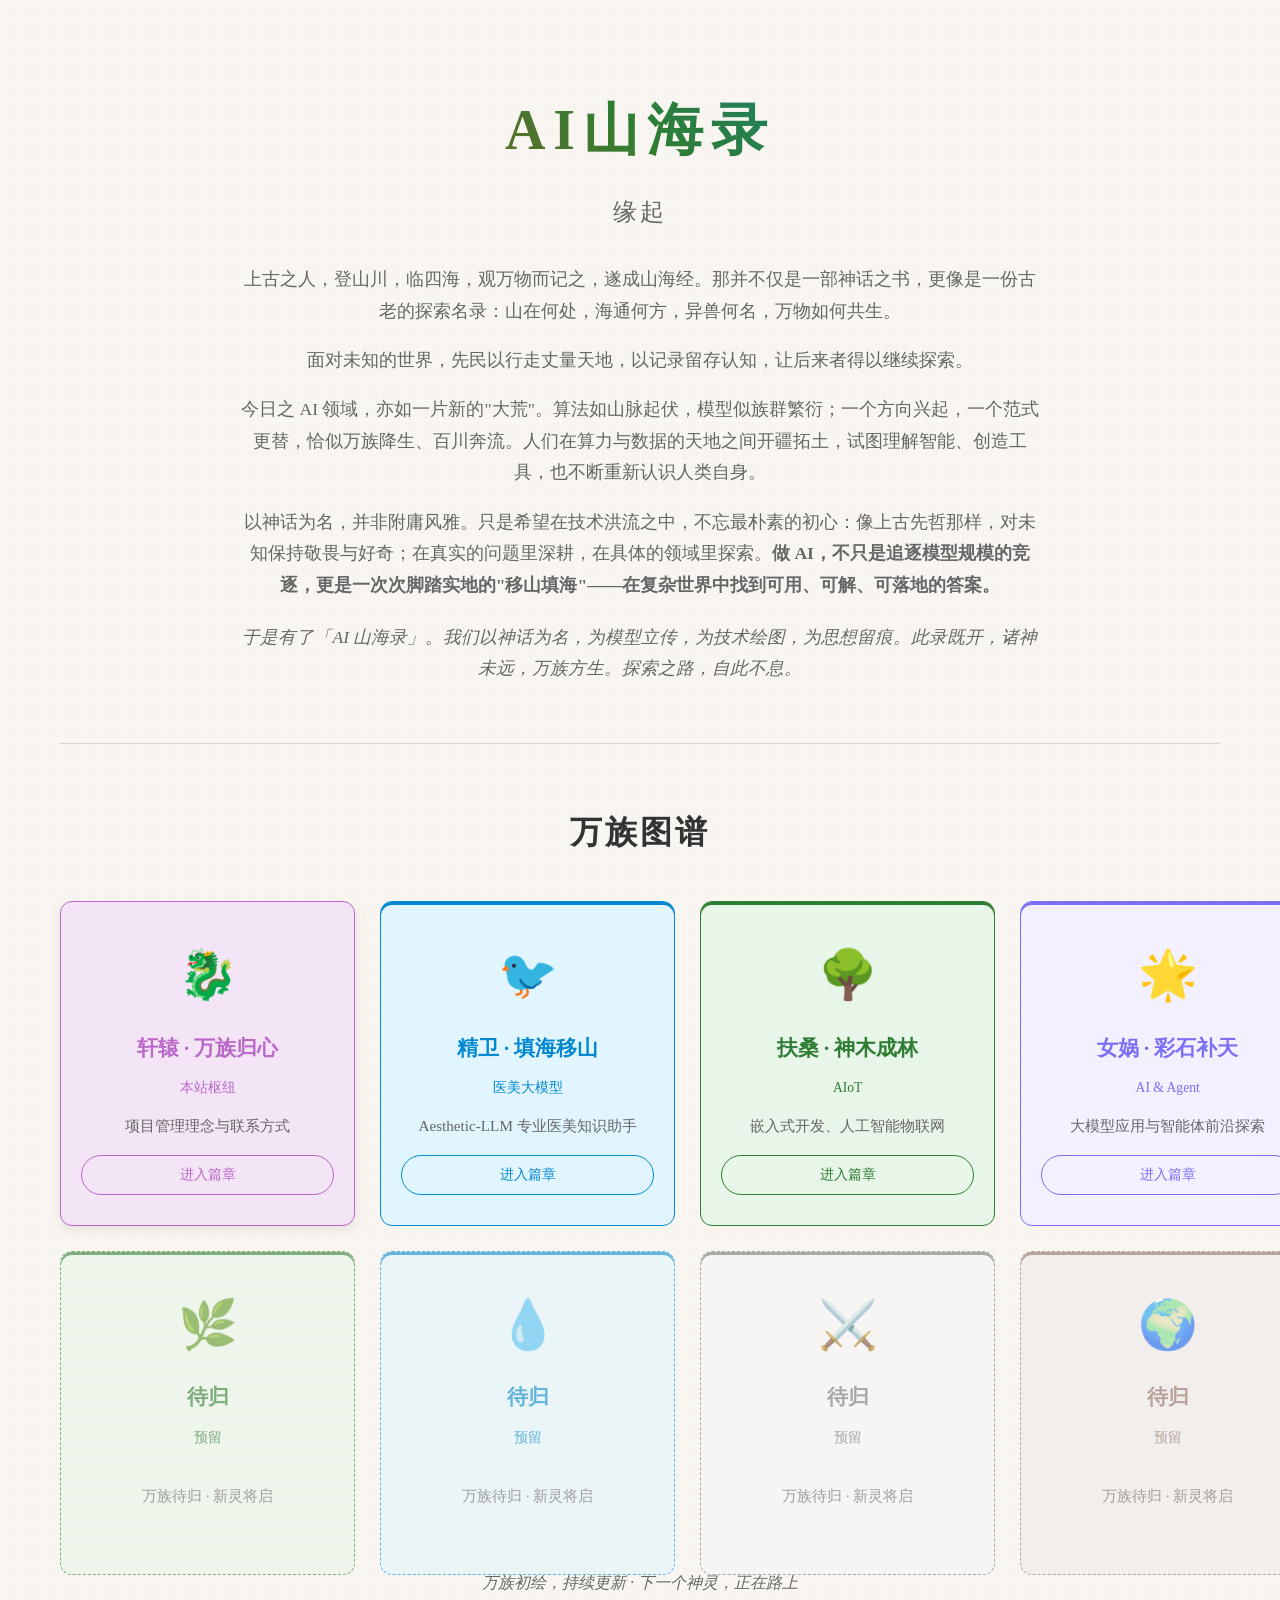
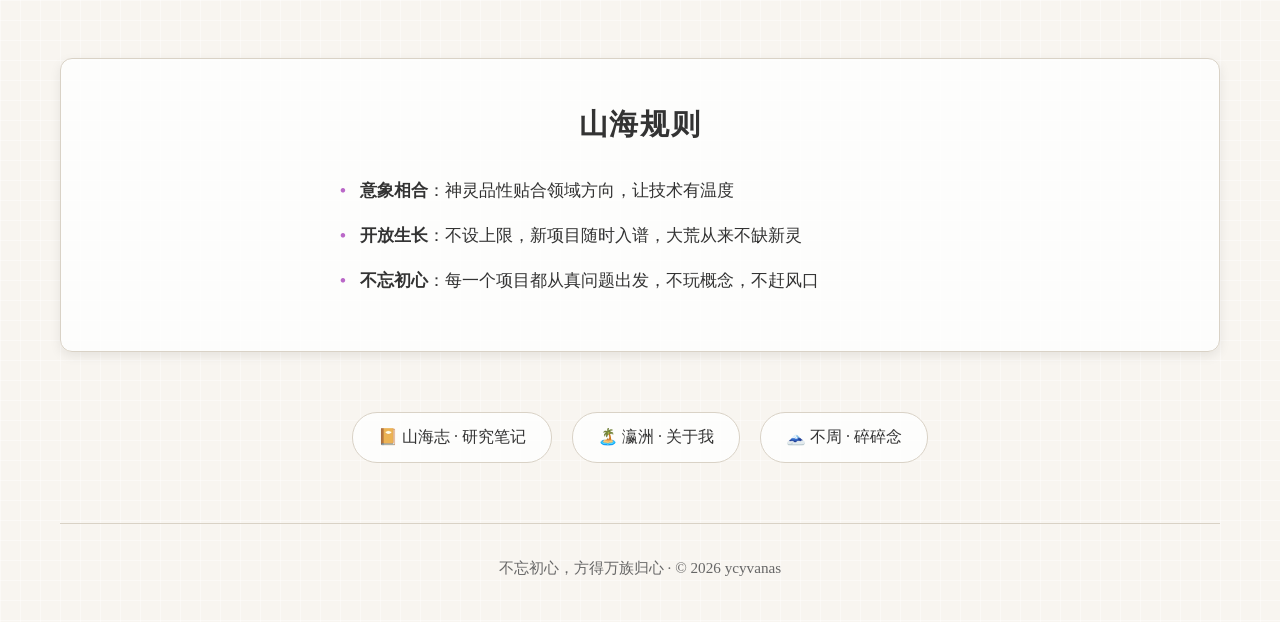
<file: index.html>
<!DOCTYPE html>
<html lang="zh-CN">
<head>
    <meta charset="UTF-8">
    <meta name="viewport" content="width=device-width, initial-scale=1.0">
    <title>AI山海录 · 缘起</title>
    <link rel="stylesheet" href="styles/main.css?v=20260531">
</head>
<body>
    <div class="container">
        <!-- 卷首头部 -->
        <header class="hero">
            <h1 class="title">AI山海录</h1>
            <p class="subtitle">缘起</p>
            <div class="intro">
                <p>上古之人，登山川，临四海，观万物而记之，遂成山海经。那并不仅是一部神话之书，更像是一份古老的探索名录：山在何处，海通何方，异兽何名，万物如何共生。</p>
                <p>面对未知的世界，先民以行走丈量天地，以记录留存认知，让后来者得以继续探索。</p>
                <p>今日之 AI 领域，亦如一片新的"大荒"。算法如山脉起伏，模型似族群繁衍；一个方向兴起，一个范式更替，恰似万族降生、百川奔流。人们在算力与数据的天地之间开疆拓土，试图理解智能、创造工具，也不断重新认识人类自身。</p>
                <p>以神话为名，并非附庸风雅。只是希望在技术洪流之中，不忘最朴素的初心：像上古先哲那样，对未知保持敬畏与好奇；在真实的问题里深耕，在具体的领域里探索。<strong>做 AI，不只是追逐模型规模的竞逐，更是一次次脚踏实地的"移山填海"——在复杂世界中找到可用、可解、可落地的答案。</strong></p>
                <p class="open-note">于是有了「AI 山海录」。我们以神话为名，为模型立传，为技术绘图，为思想留痕。此录既开，诸神未远，万族方生。探索之路，自此不息。</p>
            </div>
        </header>

        <!-- 万族图谱 -->
        <section class="gods-map">
            <h2>万族图谱</h2>
            <div class="gods-grid">
                <!-- 轩辕 -->
                <div class="god-card center">
                    <div class="god-icon">🐉</div>
                    <h3>轩辕 · 万族归心</h3>
                    <p class="tag">本站枢纽</p>
                    <p class="desc">项目管理理念与联系方式</p>
                    <a href="gods/xuanyuan.html" class="enter-btn">进入篇章</a>
                </div>

                <!-- 精卫 -->
                <div class="god-card water">
                    <div class="god-icon">🐦</div>
                    <h3>精卫 · 填海移山</h3>
                    <p class="tag">医美大模型</p>
                    <p class="desc">Aesthetic-LLM 专业医美知识助手</p>
                    <a href="gods/jingwei.html" class="enter-btn">进入篇章</a>
                </div>

                <!-- 木部 - 扶桑 -->
                <div class="god-card wood">
                    <div class="god-icon">🌳</div>
                    <h3>扶桑 · 神木成林</h3>
                    <p class="tag">AIoT</p>
                    <p class="desc">嵌入式开发、人工智能物联网</p>
                    <a href="gods/fusang.html" class="enter-btn">进入篇章</a>
                </div>

                <!-- 天部 - 女娲 -->
                <div class="god-card sky">
                    <div class="god-icon">🌟</div>
                    <h3>女娲 · 彩石补天</h3>
                    <p class="tag">AI & Agent</p>
                    <p class="desc">大模型应用与智能体前沿探索</p>
                    <a href="gods/nvwa.html" class="enter-btn">进入篇章</a>
                </div>

                <!-- 木部 -->
                <div class="god-card wood empty">
                    <div class="god-icon">🌿</div>
                    <h3>待归</h3>
                    <p class="tag">预留</p>
                    <p class="desc">万族待归 · 新灵将启</p>
                </div>

                <!-- 水部 -->
                <div class="god-card water empty">
                    <div class="god-icon">💧</div>
                    <h3>待归</h3>
                    <p class="tag">预留</p>
                    <p class="desc">万族待归 · 新灵将启</p>
                </div>

                <!-- 金部 -->
                <div class="god-card metal empty">
                    <div class="god-icon">⚔️</div>
                    <h3>待归</h3>
                    <p class="tag">预留</p>
                    <p class="desc">万族待归 · 新灵将启</p>
                </div>

                <!-- 土部 -->
                <div class="god-card earth empty">
                    <div class="god-icon">🌍</div>
                    <h3>待归</h3>
                    <p class="tag">预留</p>
                    <p class="desc">万族待归 · 新灵将启</p>
                </div>
            </div>
            <p class="map-footer">万族初绘，持续更新 · 下一个神灵，正在路上</p>
        </section>

        <!-- 山海理念 -->
        <section class="philosophy">
            <h2>山海规则</h2>
            <ul>
                <li><strong>意象相合</strong>：神灵品性贴合领域方向，让技术有温度</li>
                <li><strong>开放生长</strong>：不设上限，新项目随时入谱，大荒从来不缺新灵</li>
                <li><strong>不忘初心</strong>：每一个项目都从真问题出发，不玩概念，不赶风口</li>
            </ul>
        </section>

        <!-- 导航入口 -->
        <nav class="main-nav">
            <a href="notes/" class="nav-item">📔 山海志 · 研究笔记</a>
            <a href="about.html" class="nav-item">🏝️ 瀛洲 · 关于我</a>
            <a href="blog/" class="nav-item">🗻 不周 · 碎碎念</a>
        </nav>

        <!-- 页脚 -->
        <footer class="footer">
            <p>不忘初心，方得万族归心 · © <span id="year"></span> ycyvanas</p>
        </footer>
    </div>

    <script>
        document.getElementById('year').textContent = new Date().getFullYear();
    </script>
</body>
</html>
</file>
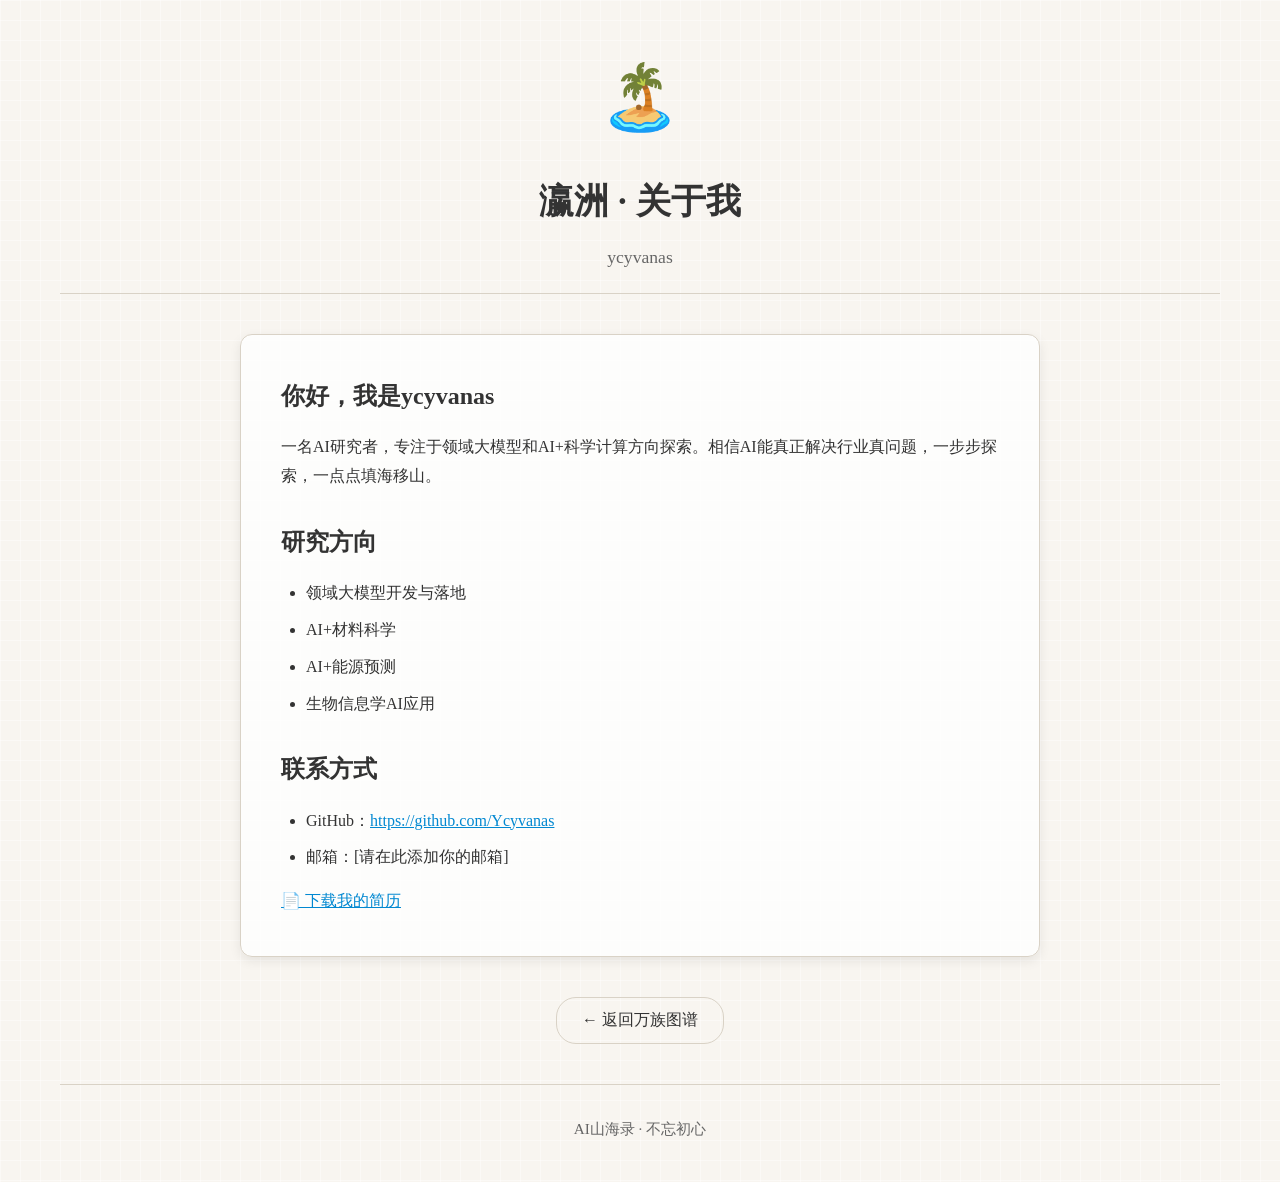
<file: about.html>
<!DOCTYPE html>
<html lang="zh-CN">
<head>
    <meta charset="UTF-8">
    <meta name="viewport" content="width=device-width, initial-scale=1.0">
    <title>瀛洲 · 关于我 - AI山海录</title>
    <link rel="stylesheet" href="styles/main.css">
</head>
<body>
    <div class="container">
        <header class="god-header">
            <div class="god-icon">🏝️</div>
            <h1>瀛洲 · 关于我</h1>
            <p class="tag">ycyvanas</p>
        </header>

        <section class="god-content">
            <h2>你好，我是ycyvanas</h2>
            <p>一名AI研究者，专注于领域大模型和AI+科学计算方向探索。相信AI能真正解决行业真问题，一步步探索，一点点填海移山。</p>

            <h2>研究方向</h2>
            <ul>
                <li>领域大模型开发与落地</li>
                <li>AI+材料科学</li>
                <li>AI+能源预测</li>
                <li>生物信息学AI应用</li>
            </ul>

            <h2>联系方式</h2>
            <ul>
                <li>GitHub：<a href="https://github.com/Ycyvanas" target="_blank">https://github.com/Ycyvanas</a></li>
                <li>邮箱：[请在此添加你的邮箱]</li>
            </ul>

            <p><a href="[此处添加简历链接]" target="_blank">📄 下载我的简历</a></p>
        </section>

        <nav class="back-nav">
            <a href="index.html">← 返回万族图谱</a>
        </nav>

        <footer class="footer">
            <p>AI山海录 · 不忘初心</p>
        </footer>
    </div>
</body>
</html>
</file>
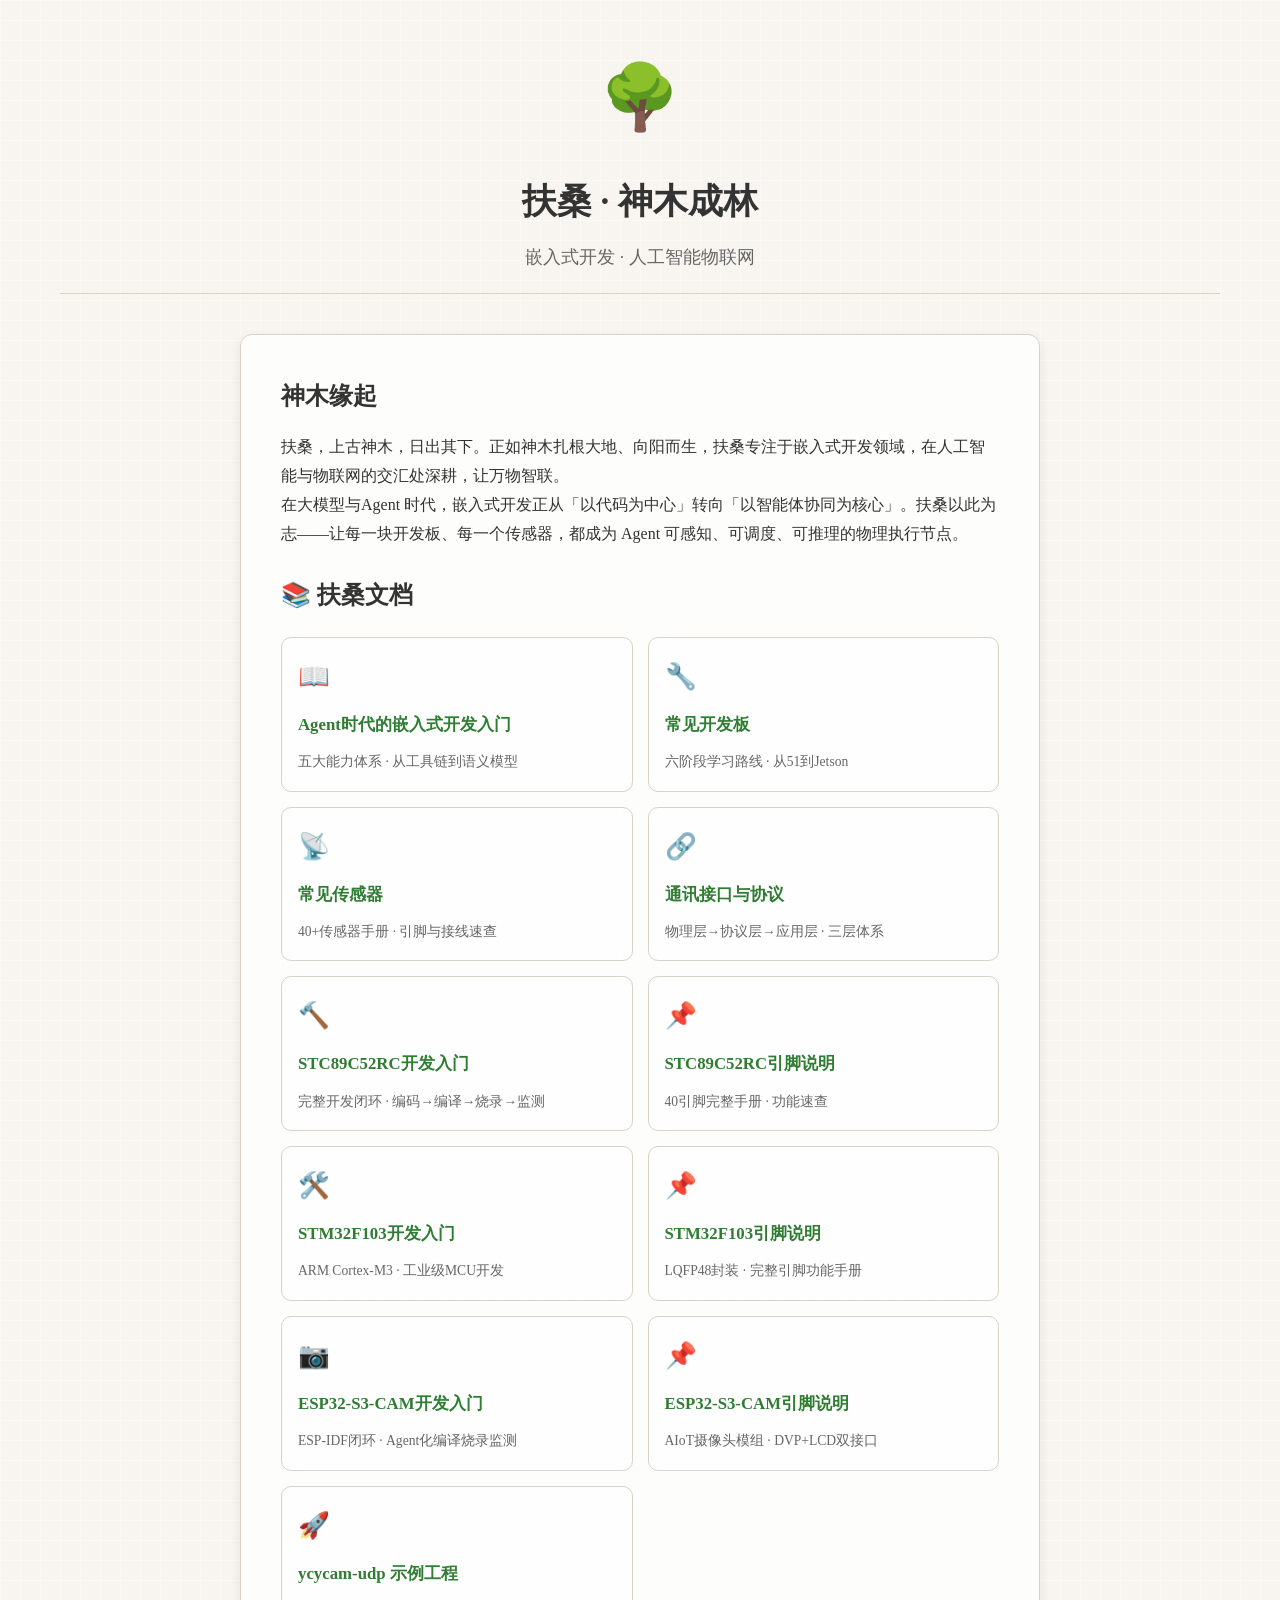
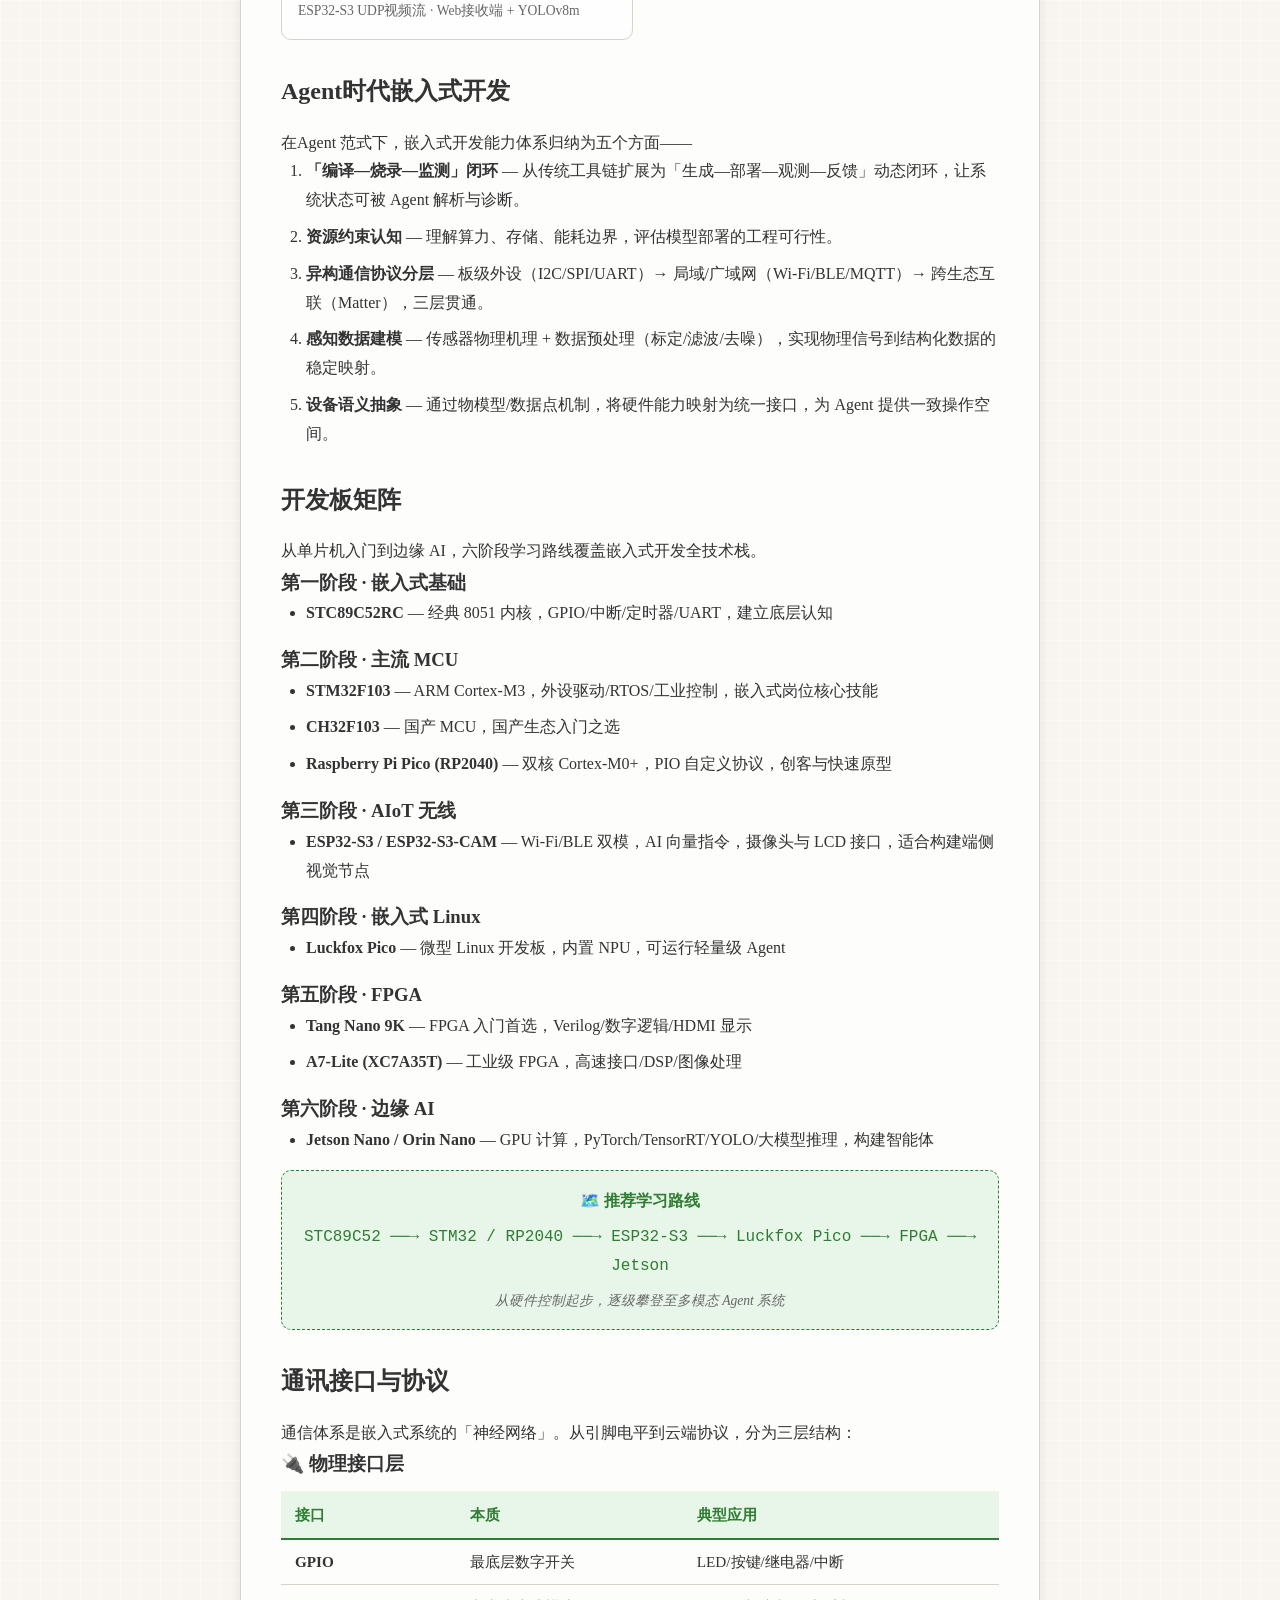
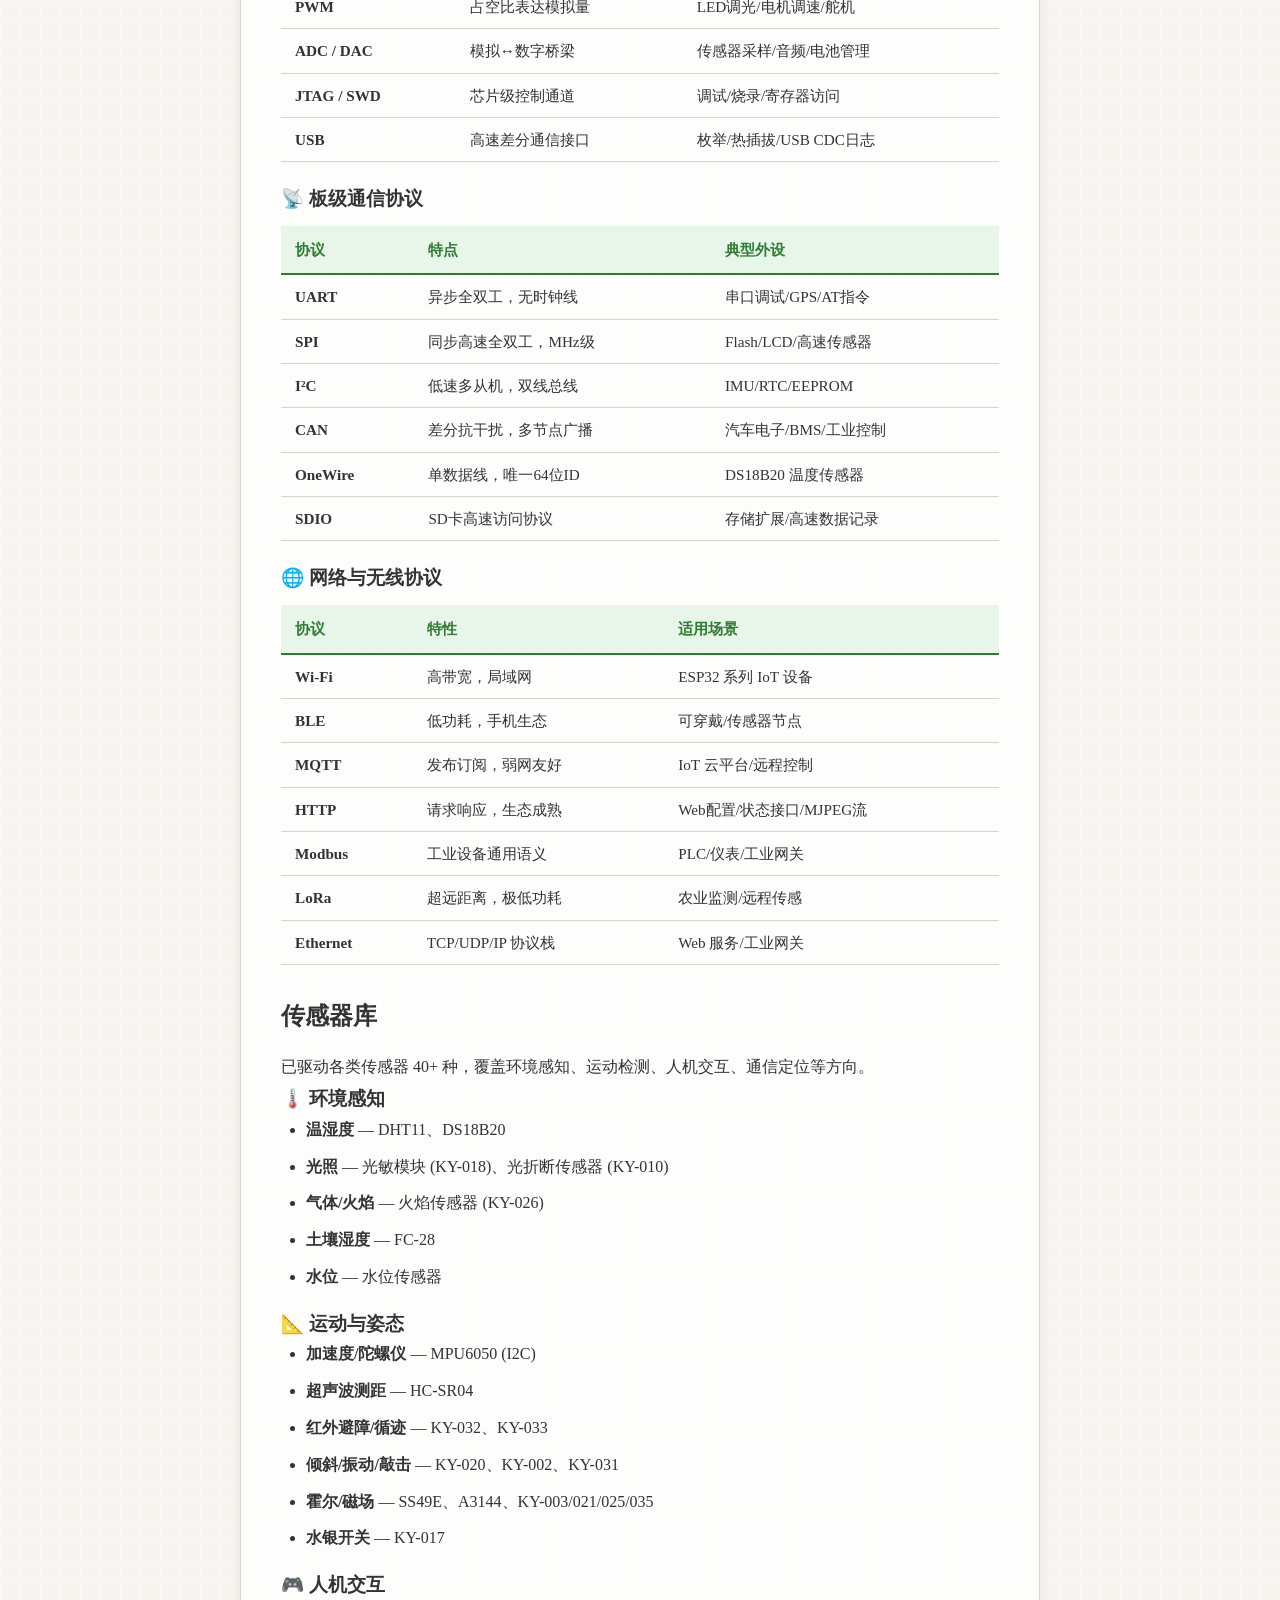
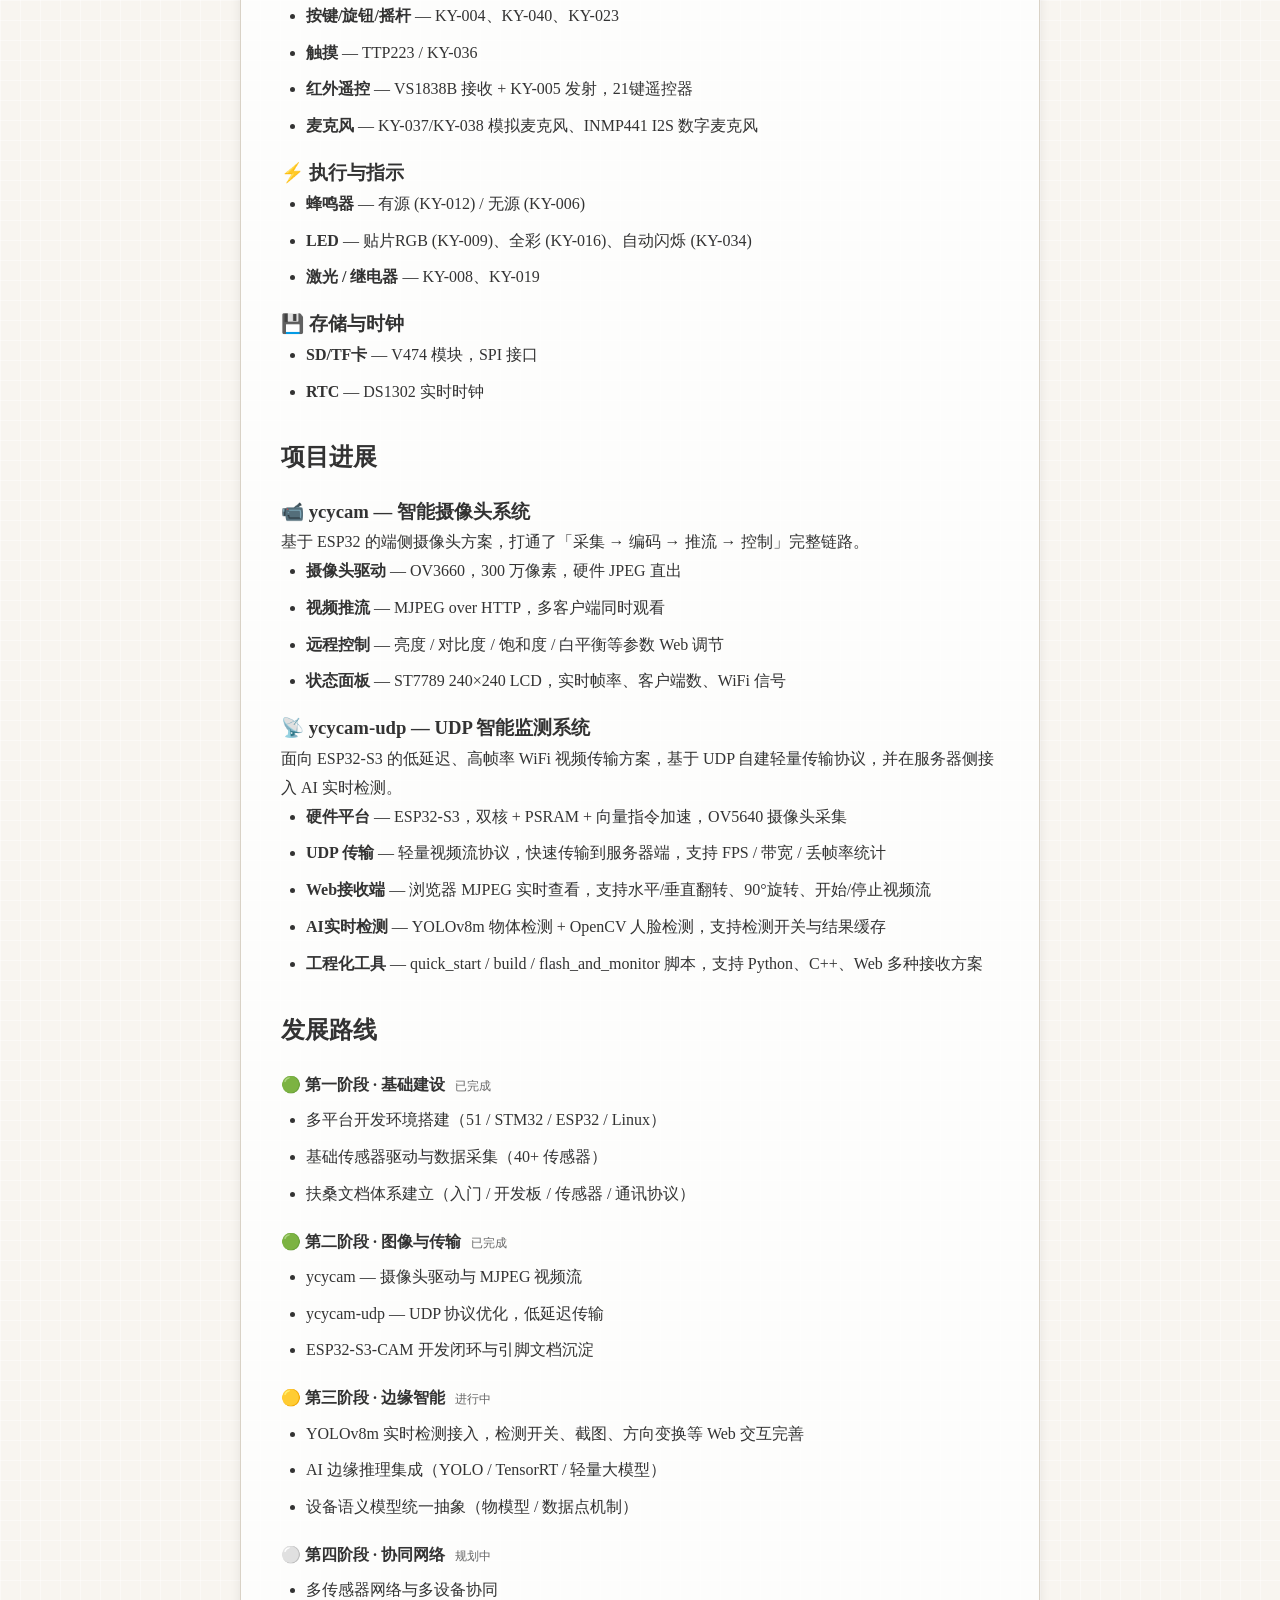
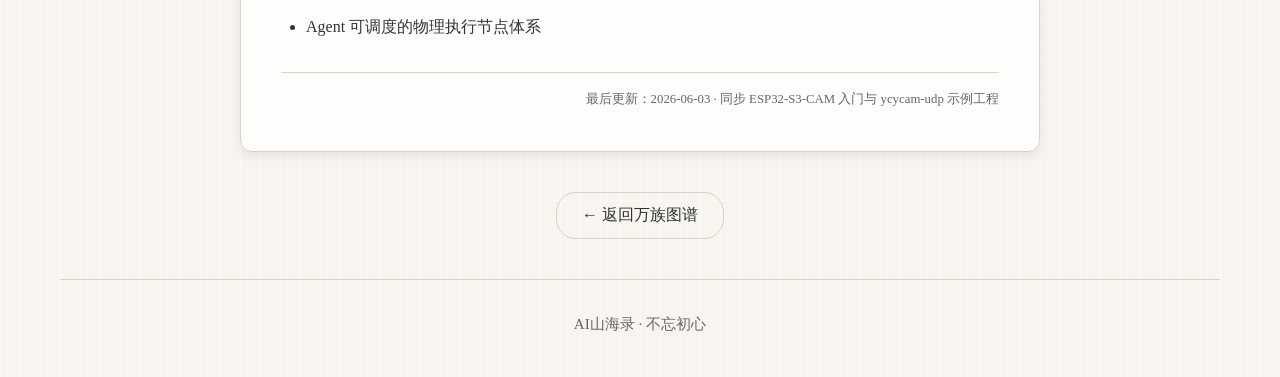
<file: gods/fusang.html>
<!DOCTYPE html>
<html lang="zh-CN">
<head>
    <meta charset="UTF-8">
    <meta name="viewport" content="width=device-width, initial-scale=1.0">
    <title>扶桑 · 神木成林 - AI山海录</title>
    <link rel="stylesheet" href="../styles/main.css">
</head>
<body>
    <div class="container">
        <header class="god-header">
            <div class="god-icon">🌳</div>
            <h1>扶桑 · 神木成林</h1>
            <p class="tag">嵌入式开发 · 人工智能物联网</p>
        </header>

        <section class="god-content">
            <h2>神木缘起</h2>
            <p>扶桑，上古神木，日出其下。正如神木扎根大地、向阳而生，扶桑专注于嵌入式开发领域，在人工智能与物联网的交汇处深耕，让万物智联。</p>
            <p>在大模型与Agent 时代，嵌入式开发正从「以代码为中心」转向「以智能体协同为核心」。扶桑以此为志——让每一块开发板、每一个传感器，都成为 Agent 可感知、可调度、可推理的物理执行节点。</p>

            <div class="doc-links">
                <h2>📚 扶桑文档</h2>
                <div class="doc-grid">
                    <a href="../docs/fusang_embedding/Agent时代的嵌入式开发入门.md" class="doc-card" target="_blank">
                        <span class="doc-icon">📖</span>
                        <span class="doc-title">Agent时代的嵌入式开发入门</span>
                        <span class="doc-desc">五大能力体系 · 从工具链到语义模型</span>
                    </a>
                    <a href="../docs/fusang_embedding/常见开发板.md" class="doc-card" target="_blank">
                        <span class="doc-icon">🔧</span>
                        <span class="doc-title">常见开发板</span>
                        <span class="doc-desc">六阶段学习路线 · 从51到Jetson</span>
                    </a>
                    <a href="../docs/fusang_embedding/常见传感器.md" class="doc-card" target="_blank">
                        <span class="doc-icon">📡</span>
                        <span class="doc-title">常见传感器</span>
                        <span class="doc-desc">40+传感器手册 · 引脚与接线速查</span>
                    </a>
                    <a href="../docs/fusang_embedding/通讯接口与协议.md" class="doc-card" target="_blank">
                        <span class="doc-icon">🔗</span>
                        <span class="doc-title">通讯接口与协议</span>
                        <span class="doc-desc">物理层→协议层→应用层 · 三层体系</span>
                    </a>
                    <a href="../docs/fusang_embedding/STC89C52RC_README.md" class="doc-card" target="_blank">
                        <span class="doc-icon">🔨</span>
                        <span class="doc-title">STC89C52RC开发入门</span>
                        <span class="doc-desc">完整开发闭环 · 编码→编译→烧录→监测</span>
                    </a>
                    <a href="../docs/fusang_embedding/STC89C52RC_PIN.md" class="doc-card" target="_blank">
                        <span class="doc-icon">📌</span>
                        <span class="doc-title">STC89C52RC引脚说明</span>
                        <span class="doc-desc">40引脚完整手册 · 功能速查</span>
                    </a>
                    <a href="../docs/fusang_embedding/STM32F103_README.md" class="doc-card" target="_blank">
                        <span class="doc-icon">🛠️</span>
                        <span class="doc-title">STM32F103开发入门</span>
                        <span class="doc-desc">ARM Cortex-M3 · 工业级MCU开发</span>
                    </a>
                    <a href="../docs/fusang_embedding/STM32F103_PIN.md" class="doc-card" target="_blank">
                        <span class="doc-icon">📌</span>
                        <span class="doc-title">STM32F103引脚说明</span>
                        <span class="doc-desc">LQFP48封装 · 完整引脚功能手册</span>
                    </a>
                    <a href="../docs/fusang_embedding/ESP32S3CAM_README.md" class="doc-card" target="_blank">
                        <span class="doc-icon">📷</span>
                        <span class="doc-title">ESP32-S3-CAM开发入门</span>
                        <span class="doc-desc">ESP-IDF闭环 · Agent化编译烧录监测</span>
                    </a>
                    <a href="../docs/fusang_embedding/ESP32S3CAM_PIN.md" class="doc-card" target="_blank">
                        <span class="doc-icon">📌</span>
                        <span class="doc-title">ESP32-S3-CAM引脚说明</span>
                        <span class="doc-desc">AIoT摄像头模组 · DVP+LCD双接口</span>
                    </a>
                    <a href="../docs/fusang_embedding/ycycam-udp-demo/README.md" class="doc-card" target="_blank">
                        <span class="doc-icon">🚀</span>
                        <span class="doc-title">ycycam-udp 示例工程</span>
                        <span class="doc-desc">ESP32-S3 UDP视频流 · Web接收端 + YOLOv8m</span>
                    </a>
                </div>
            </div>

            <h2>Agent时代嵌入式开发</h2>
            <p>在Agent 范式下，嵌入式开发能力体系归纳为五个方面——</p>

            <ol>
                <li><strong>「编译—烧录—监测」闭环</strong> — 从传统工具链扩展为「生成—部署—观测—反馈」动态闭环，让系统状态可被 Agent 解析与诊断。</li>
                <li><strong>资源约束认知</strong> — 理解算力、存储、能耗边界，评估模型部署的工程可行性。</li>
                <li><strong>异构通信协议分层</strong> — 板级外设（I2C/SPI/UART）→ 局域/广域网（Wi-Fi/BLE/MQTT）→ 跨生态互联（Matter），三层贯通。</li>
                <li><strong>感知数据建模</strong> — 传感器物理机理 + 数据预处理（标定/滤波/去噪），实现物理信号到结构化数据的稳定映射。</li>
                <li><strong>设备语义抽象</strong> — 通过物模型/数据点机制，将硬件能力映射为统一接口，为 Agent 提供一致操作空间。</li>
            </ol>


            <h2>开发板矩阵</h2>
            <p>从单片机入门到边缘 AI，六阶段学习路线覆盖嵌入式开发全技术栈。</p>

            <h3>第一阶段 · 嵌入式基础</h3>
            <ul>
                <li><strong>STC89C52RC</strong> — 经典 8051 内核，GPIO/中断/定时器/UART，建立底层认知</li>
            </ul>

            <h3>第二阶段 · 主流 MCU</h3>
            <ul>
                <li><strong>STM32F103</strong> — ARM Cortex-M3，外设驱动/RTOS/工业控制，嵌入式岗位核心技能</li>
                <li><strong>CH32F103</strong> — 国产 MCU，国产生态入门之选</li>
                <li><strong>Raspberry Pi Pico (RP2040)</strong> — 双核 Cortex-M0+，PIO 自定义协议，创客与快速原型</li>
            </ul>

            <h3>第三阶段 · AIoT 无线</h3>
            <ul>
                <li><strong>ESP32-S3 / ESP32-S3-CAM</strong> — Wi-Fi/BLE 双模，AI 向量指令，摄像头与 LCD 接口，适合构建端侧视觉节点</li>
            </ul>

            <h3>第四阶段 · 嵌入式 Linux</h3>
            <ul>
                <li><strong>Luckfox Pico</strong> — 微型 Linux 开发板，内置 NPU，可运行轻量级 Agent</li>
            </ul>

            <h3>第五阶段 · FPGA</h3>
            <ul>
                <li><strong>Tang Nano 9K</strong> — FPGA 入门首选，Verilog/数字逻辑/HDMI 显示</li>
                <li><strong>A7-Lite (XC7A35T)</strong> — 工业级 FPGA，高速接口/DSP/图像处理</li>
            </ul>

            <h3>第六阶段 · 边缘 AI</h3>
            <ul>
                <li><strong>Jetson Nano / Orin Nano</strong> — GPU 计算，PyTorch/TensorRT/YOLO/大模型推理，构建智能体</li>
            </ul>

            <div class="learning-path">
                <h4>🗺️ 推荐学习路线</h4>
                <pre class="path-diagram">STC89C52 ──→ STM32 / RP2040 ──→ ESP32-S3 ──→ Luckfox Pico ──→ FPGA ──→ Jetson</pre>
                <p class="path-note">从硬件控制起步，逐级攀登至多模态 Agent 系统</p>
            </div>

            <h2>通讯接口与协议</h2>
            <p>通信体系是嵌入式系统的「神经网络」。从引脚电平到云端协议，分为三层结构：</p>

            <h3>🔌 物理接口层</h3>
            <table class="spec-table">
                <tr><th>接口</th><th>本质</th><th>典型应用</th></tr>
                <tr><td><strong>GPIO</strong></td><td>最底层数字开关</td><td>LED/按键/继电器/中断</td></tr>
                <tr><td><strong>PWM</strong></td><td>占空比表达模拟量</td><td>LED调光/电机调速/舵机</td></tr>
                <tr><td><strong>ADC / DAC</strong></td><td>模拟↔数字桥梁</td><td>传感器采样/音频/电池管理</td></tr>
                <tr><td><strong>JTAG / SWD</strong></td><td>芯片级控制通道</td><td>调试/烧录/寄存器访问</td></tr>
                <tr><td><strong>USB</strong></td><td>高速差分通信接口</td><td>枚举/热插拔/USB CDC日志</td></tr>
            </table>

            <h3>📡 板级通信协议</h3>
            <table class="spec-table">
                <tr><th>协议</th><th>特点</th><th>典型外设</th></tr>
                <tr><td><strong>UART</strong></td><td>异步全双工，无时钟线</td><td>串口调试/GPS/AT指令</td></tr>
                <tr><td><strong>SPI</strong></td><td>同步高速全双工，MHz级</td><td>Flash/LCD/高速传感器</td></tr>
                <tr><td><strong>I²C</strong></td><td>低速多从机，双线总线</td><td>IMU/RTC/EEPROM</td></tr>
                <tr><td><strong>CAN</strong></td><td>差分抗干扰，多节点广播</td><td>汽车电子/BMS/工业控制</td></tr>
                <tr><td><strong>OneWire</strong></td><td>单数据线，唯一64位ID</td><td>DS18B20 温度传感器</td></tr>
                <tr><td><strong>SDIO</strong></td><td>SD卡高速访问协议</td><td>存储扩展/高速数据记录</td></tr>
            </table>

            <h3>🌐 网络与无线协议</h3>
            <table class="spec-table">
                <tr><th>协议</th><th>特性</th><th>适用场景</th></tr>
                <tr><td><strong>Wi-Fi</strong></td><td>高带宽，局域网</td><td>ESP32 系列 IoT 设备</td></tr>
                <tr><td><strong>BLE</strong></td><td>低功耗，手机生态</td><td>可穿戴/传感器节点</td></tr>
                <tr><td><strong>MQTT</strong></td><td>发布订阅，弱网友好</td><td>IoT 云平台/远程控制</td></tr>
                <tr><td><strong>HTTP</strong></td><td>请求响应，生态成熟</td><td>Web配置/状态接口/MJPEG流</td></tr>
                <tr><td><strong>Modbus</strong></td><td>工业设备通用语义</td><td>PLC/仪表/工业网关</td></tr>
                <tr><td><strong>LoRa</strong></td><td>超远距离，极低功耗</td><td>农业监测/远程传感</td></tr>
                <tr><td><strong>Ethernet</strong></td><td>TCP/UDP/IP 协议栈</td><td>Web 服务/工业网关</td></tr>
            </table>

            <h2>传感器库</h2>
            <p>已驱动各类传感器 40+ 种，覆盖环境感知、运动检测、人机交互、通信定位等方向。</p>

            <h3>🌡️ 环境感知</h3>
            <ul>
                <li><strong>温湿度</strong> — DHT11、DS18B20</li>
                <li><strong>光照</strong> — 光敏模块 (KY-018)、光折断传感器 (KY-010)</li>
                <li><strong>气体/火焰</strong> — 火焰传感器 (KY-026)</li>
                <li><strong>土壤湿度</strong> — FC-28</li>
                <li><strong>水位</strong> — 水位传感器</li>
            </ul>

            <h3>📐 运动与姿态</h3>
            <ul>
                <li><strong>加速度/陀螺仪</strong> — MPU6050 (I2C)</li>
                <li><strong>超声波测距</strong> — HC-SR04</li>
                <li><strong>红外避障/循迹</strong> — KY-032、KY-033</li>
                <li><strong>倾斜/振动/敲击</strong> — KY-020、KY-002、KY-031</li>
                <li><strong>霍尔/磁场</strong> — SS49E、A3144、KY-003/021/025/035</li>
                <li><strong>水银开关</strong> — KY-017</li>
            </ul>

            <h3>🎮 人机交互</h3>
            <ul>
                <li><strong>按键/旋钮/摇杆</strong> — KY-004、KY-040、KY-023</li>
                <li><strong>触摸</strong> — TTP223 / KY-036</li>
                <li><strong>红外遥控</strong> — VS1838B 接收 + KY-005 发射，21键遥控器</li>
                <li><strong>麦克风</strong> — KY-037/KY-038 模拟麦克风、INMP441 I2S 数字麦克风</li>
            </ul>

            <h3>⚡ 执行与指示</h3>
            <ul>
                <li><strong>蜂鸣器</strong> — 有源 (KY-012) / 无源 (KY-006)</li>
                <li><strong>LED</strong> — 贴片RGB (KY-009)、全彩 (KY-016)、自动闪烁 (KY-034)</li>
                <li><strong>激光 / 继电器</strong> — KY-008、KY-019</li>
            </ul>

            <h3>💾 存储与时钟</h3>
            <ul>
                <li><strong>SD/TF卡</strong> — V474 模块，SPI 接口</li>
                <li><strong>RTC</strong> — DS1302 实时时钟</li>
            </ul>

            <h2>项目进展</h2>

            <h3>📹 ycycam — 智能摄像头系统</h3>
            <p>基于 ESP32 的端侧摄像头方案，打通了「采集 → 编码 → 推流 → 控制」完整链路。</p>
            <ul>
                <li><strong>摄像头驱动</strong> — OV3660，300 万像素，硬件 JPEG 直出</li>
                <li><strong>视频推流</strong> — MJPEG over HTTP，多客户端同时观看</li>
                <li><strong>远程控制</strong> — 亮度 / 对比度 / 饱和度 / 白平衡等参数 Web 调节</li>
                <li><strong>状态面板</strong> — ST7789 240×240 LCD，实时帧率、客户端数、WiFi 信号</li>
            </ul>

            <h3>📡 ycycam-udp — UDP 智能监测系统</h3>
            <p>面向 ESP32-S3 的低延迟、高帧率 WiFi 视频传输方案，基于 UDP 自建轻量传输协议，并在服务器侧接入 AI 实时检测。</p>
            <ul>
                <li><strong>硬件平台</strong> — ESP32-S3，双核 + PSRAM + 向量指令加速，OV5640 摄像头采集</li>
                <li><strong>UDP 传输</strong> — 轻量视频流协议，快速传输到服务器端，支持 FPS / 带宽 / 丢帧率统计</li>
                <li><strong>Web接收端</strong> — 浏览器 MJPEG 实时查看，支持水平/垂直翻转、90°旋转、开始/停止视频流</li>
                <li><strong>AI实时检测</strong> — YOLOv8m 物体检测 + OpenCV 人脸检测，支持检测开关与结果缓存</li>
                <li><strong>工程化工具</strong> — quick_start / build / flash_and_monitor 脚本，支持 Python、C++、Web 多种接收方案</li>
            </ul>

            <h2>发展路线</h2>

            <div class="roadmap">
                <h3>🟢 第一阶段 · 基础建设 <span class="roadmap-status">已完成</span></h3>
                <ul>
                    <li>多平台开发环境搭建（51 / STM32 / ESP32 / Linux）</li>
                    <li>基础传感器驱动与数据采集（40+ 传感器）</li>
                    <li>扶桑文档体系建立（入门 / 开发板 / 传感器 / 通讯协议）</li>
                </ul>

                <h3>🟢 第二阶段 · 图像与传输 <span class="roadmap-status">已完成</span></h3>
                <ul>
                    <li>ycycam — 摄像头驱动与 MJPEG 视频流</li>
                    <li>ycycam-udp — UDP 协议优化，低延迟传输</li>
                    <li>ESP32-S3-CAM 开发闭环与引脚文档沉淀</li>
                </ul>

                <h3>🟡 第三阶段 · 边缘智能 <span class="roadmap-status">进行中</span></h3>
                <ul>
                    <li>YOLOv8m 实时检测接入，检测开关、截图、方向变换等 Web 交互完善</li>
                    <li>AI 边缘推理集成（YOLO / TensorRT / 轻量大模型）</li>
                    <li>设备语义模型统一抽象（物模型 / 数据点机制）</li>
                </ul>

                <h3>⚪ 第四阶段 · 协同网络 <span class="roadmap-status">规划中</span></h3>
                <ul>
                    <li>多传感器网络与多设备协同</li>
                    <li>Agent 可调度的物理执行节点体系</li>
                </ul>
            </div>

            <p class="update-note">最后更新：2026-06-03 · 同步 ESP32-S3-CAM 入门与 ycycam-udp 示例工程</p>
        </section>

        <nav class="back-nav">
            <a href="../index.html">← 返回万族图谱</a>
        </nav>

        <footer class="footer">
            <p>AI山海录 · 不忘初心</p>
        </footer>
    </div>
</body>
</html>
</file>
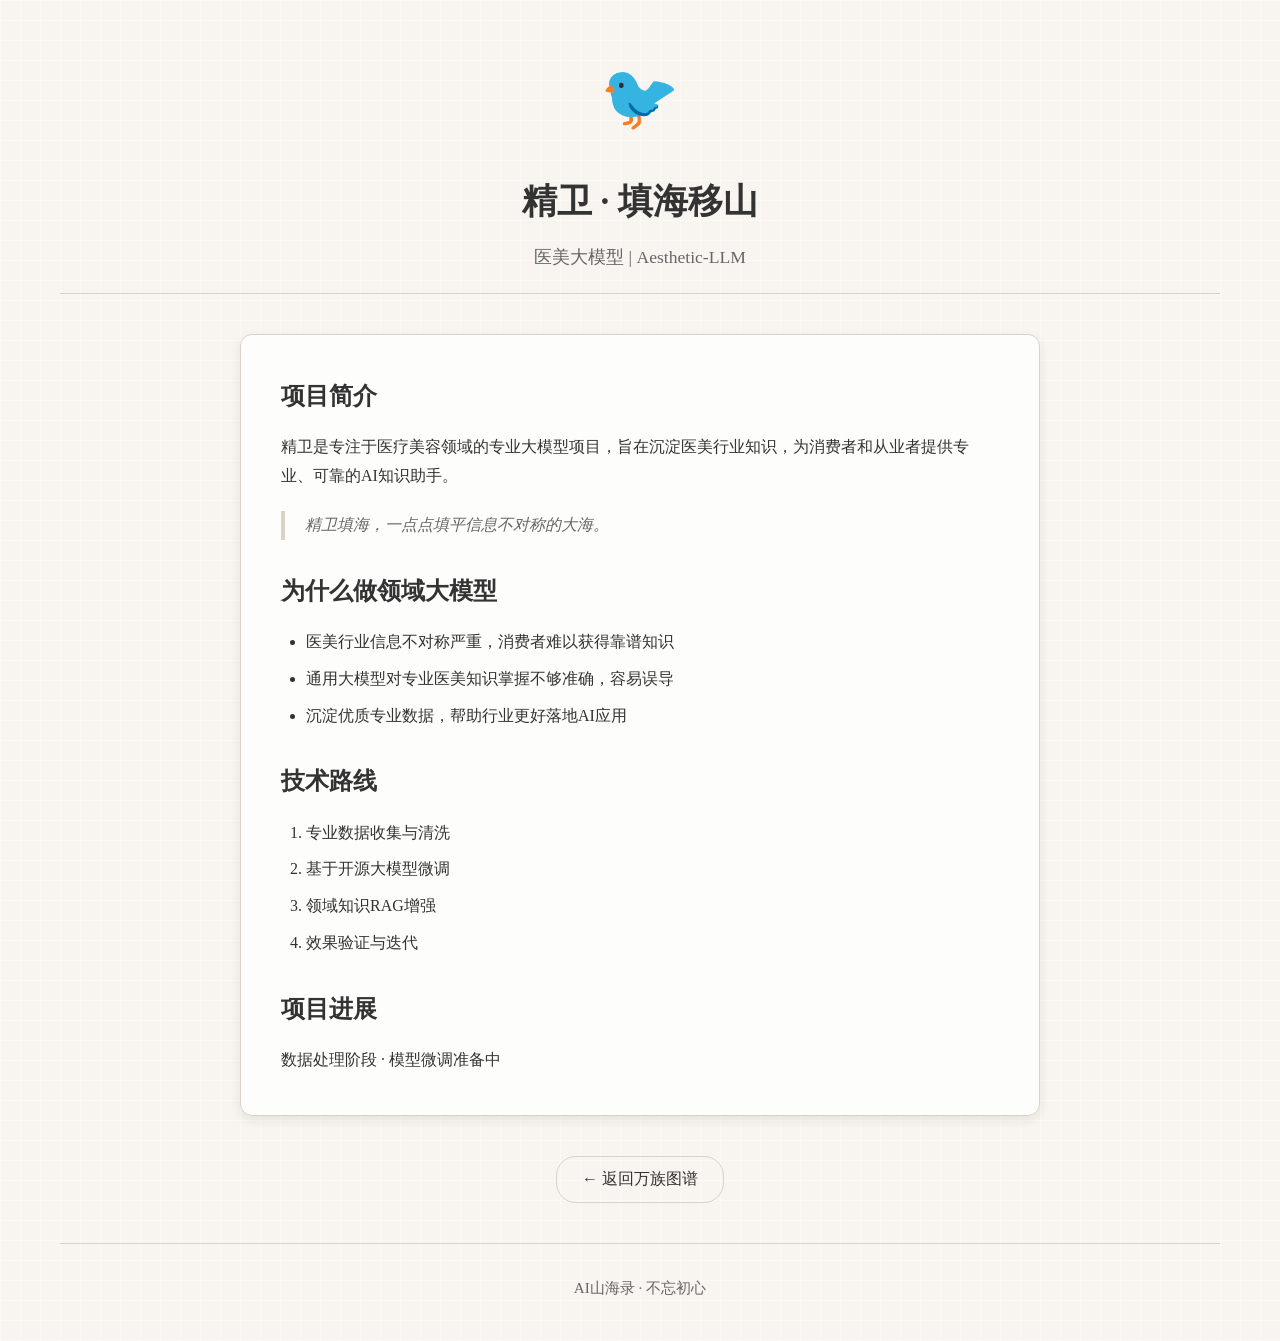
<file: gods/jingwei.html>
<!DOCTYPE html>
<html lang="zh-CN">
<head>
    <meta charset="UTF-8">
    <meta name="viewport" content="width=device-width, initial-scale=1.0">
    <title>精卫 · 填海移山 - AI山海录</title>
    <link rel="stylesheet" href="../styles/main.css">
</head>
<body>
    <div class="container">
        <header class="god-header">
            <div class="god-icon">🐦</div>
            <h1>精卫 · 填海移山</h1>
            <p class="tag">医美大模型 | Aesthetic-LLM</p>
        </header>

        <section class="god-content">
            <h2>项目简介</h2>
            <p>精卫是专注于医疗美容领域的专业大模型项目，旨在沉淀医美行业知识，为消费者和从业者提供专业、可靠的AI知识助手。</p>
            <blockquote>
                精卫填海，一点点填平信息不对称的大海。
            </blockquote>

            <h2>为什么做领域大模型</h2>
            <ul>
                <li>医美行业信息不对称严重，消费者难以获得靠谱知识</li>
                <li>通用大模型对专业医美知识掌握不够准确，容易误导</li>
                <li>沉淀优质专业数据，帮助行业更好落地AI应用</li>
            </ul>

            <h2>技术路线</h2>
            <ol>
                <li>专业数据收集与清洗</li>
                <li>基于开源大模型微调</li>
                <li>领域知识RAG增强</li>
                <li>效果验证与迭代</li>
            </ol>

            <h2>项目进展</h2>
            <p>数据处理阶段 · 模型微调准备中</p>
        </section>

        <nav class="back-nav">
            <a href="../index.html">← 返回万族图谱</a>
        </nav>

        <footer class="footer">
            <p>AI山海录 · 不忘初心</p>
        </footer>
    </div>
</body>
</html>
</file>
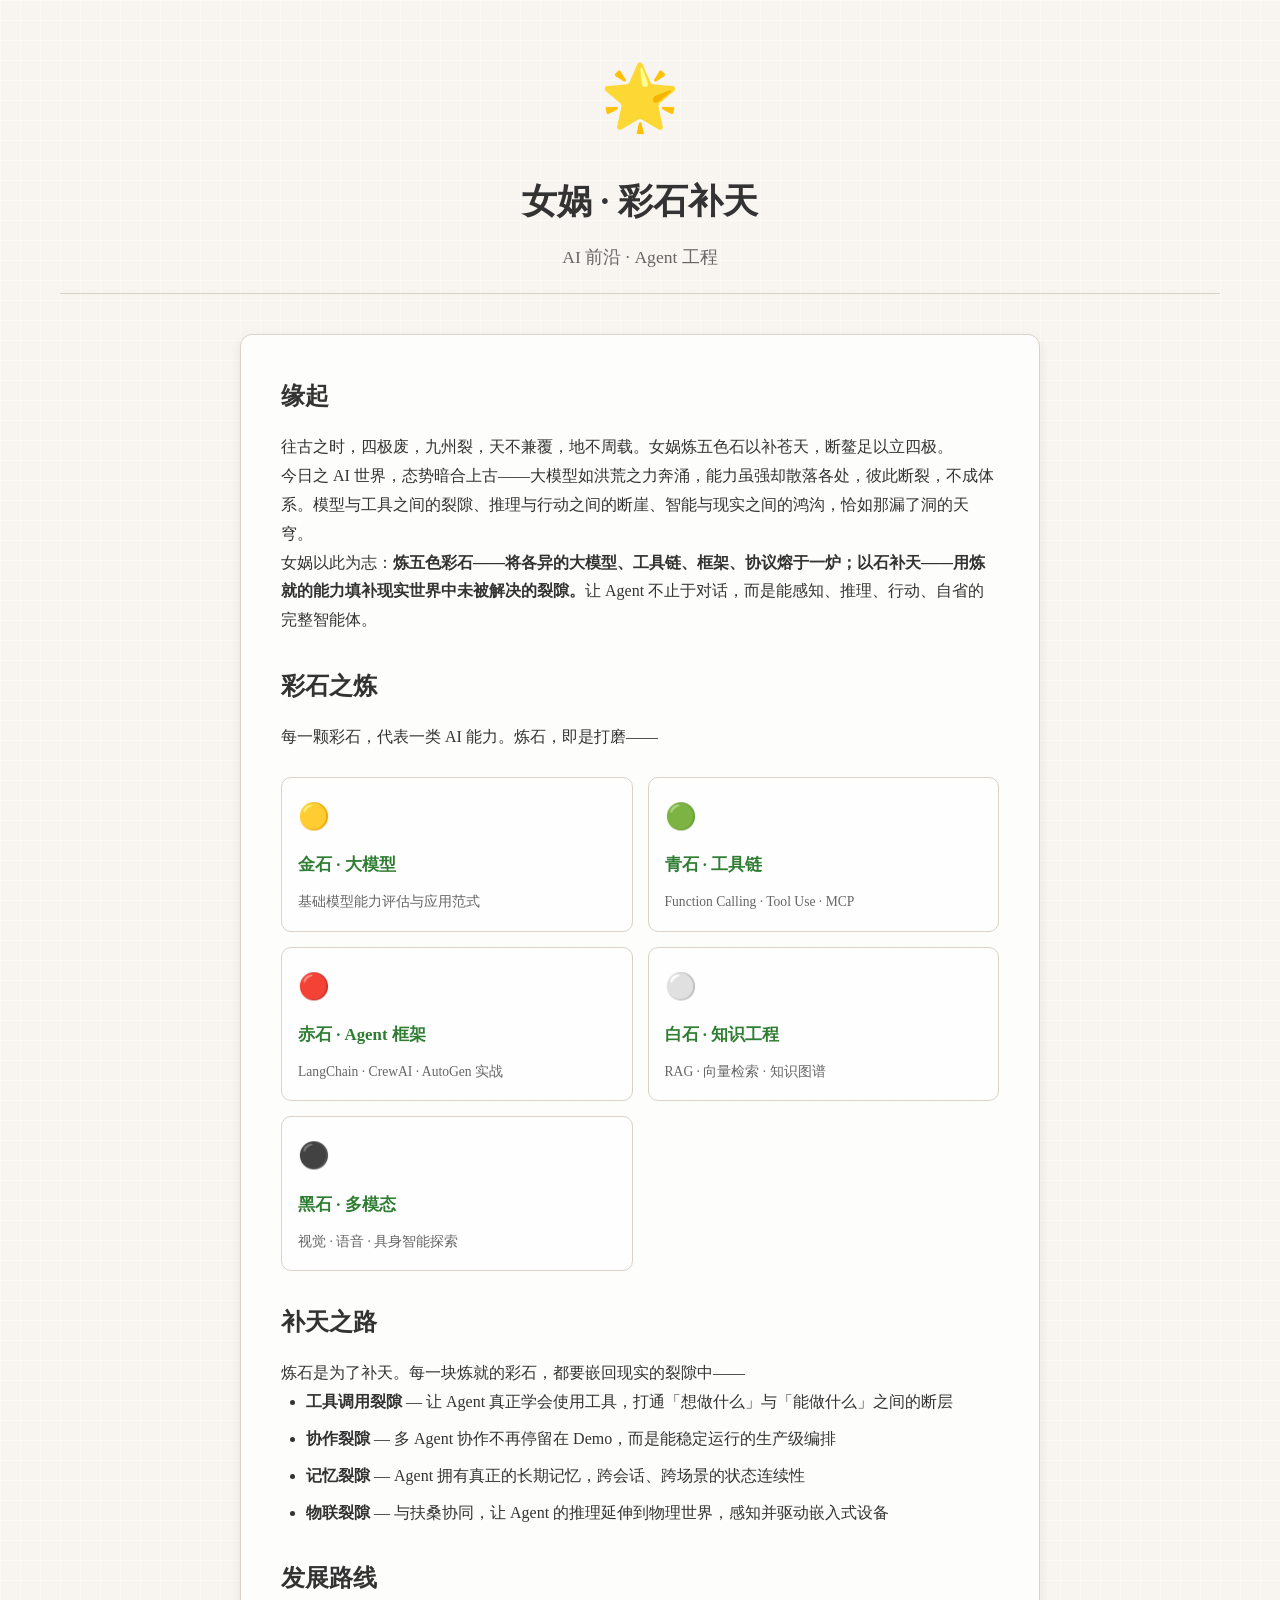
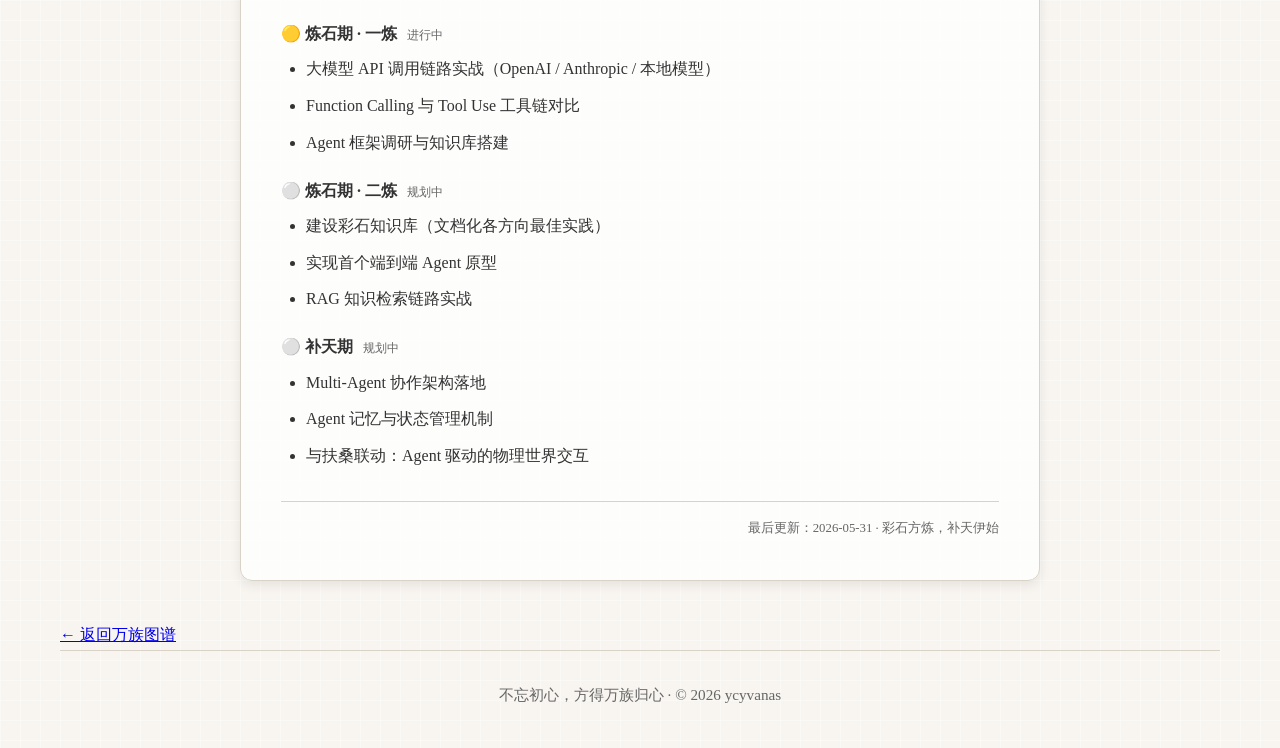
<file: gods/nvwa.html>
<!DOCTYPE html>
<html lang="zh-CN">
<head>
    <meta charset="UTF-8">
    <meta name="viewport" content="width=device-width, initial-scale=1.0">
    <title>女娲 · 彩石补天 - AI山海录</title>
    <link rel="stylesheet" href="../styles/main.css">
</head>
<body>
    <div class="container">
        <header class="god-header">
            <div class="god-icon">🌟</div>
            <h1>女娲 · 彩石补天</h1>
            <p class="tag">AI 前沿 · Agent 工程</p>
        </header>

        <section class="god-content">
            <h2>缘起</h2>
            <p>往古之时，四极废，九州裂，天不兼覆，地不周载。女娲炼五色石以补苍天，断鳌足以立四极。</p>
            <p>今日之 AI 世界，态势暗合上古——大模型如洪荒之力奔涌，能力虽强却散落各处，彼此断裂，不成体系。模型与工具之间的裂隙、推理与行动之间的断崖、智能与现实之间的鸿沟，恰如那漏了洞的天穹。</p>
            <p>女娲以此为志：<strong>炼五色彩石——将各异的大模型、工具链、框架、协议熔于一炉；以石补天——用炼就的能力填补现实世界中未被解决的裂隙。</strong>让 Agent 不止于对话，而是能感知、推理、行动、自省的完整智能体。</p>

            <h2>彩石之炼</h2>
            <p>每一颗彩石，代表一类 AI 能力。炼石，即是打磨——</p>
            <div class="doc-links">
                <div class="doc-grid">
                    <div class="doc-card empty-doc">
                        <span class="doc-icon">🟡</span>
                        <span class="doc-title">金石 · 大模型</span>
                        <span class="doc-desc">基础模型能力评估与应用范式</span>
                    </div>
                    <div class="doc-card empty-doc">
                        <span class="doc-icon">🟢</span>
                        <span class="doc-title">青石 · 工具链</span>
                        <span class="doc-desc">Function Calling · Tool Use · MCP</span>
                    </div>
                    <div class="doc-card empty-doc">
                        <span class="doc-icon">🔴</span>
                        <span class="doc-title">赤石 · Agent 框架</span>
                        <span class="doc-desc">LangChain · CrewAI · AutoGen 实战</span>
                    </div>
                    <div class="doc-card empty-doc">
                        <span class="doc-icon">⚪</span>
                        <span class="doc-title">白石 · 知识工程</span>
                        <span class="doc-desc">RAG · 向量检索 · 知识图谱</span>
                    </div>
                    <div class="doc-card empty-doc">
                        <span class="doc-icon">⚫</span>
                        <span class="doc-title">黑石 · 多模态</span>
                        <span class="doc-desc">视觉 · 语音 · 具身智能探索</span>
                    </div>
                </div>
            </div>

            <h2>补天之路</h2>
            <p>炼石是为了补天。每一块炼就的彩石，都要嵌回现实的裂隙中——</p>
            <ul>
                <li><strong>工具调用裂隙</strong> — 让 Agent 真正学会使用工具，打通「想做什么」与「能做什么」之间的断层</li>
                <li><strong>协作裂隙</strong> — 多 Agent 协作不再停留在 Demo，而是能稳定运行的生产级编排</li>
                <li><strong>记忆裂隙</strong> — Agent 拥有真正的长期记忆，跨会话、跨场景的状态连续性</li>
                <li><strong>物联裂隙</strong> — 与扶桑协同，让 Agent 的推理延伸到物理世界，感知并驱动嵌入式设备</li>
            </ul>

            <h2>发展路线</h2>
            <div class="roadmap">
                <h3>🟡 炼石期 · 一炼 <span class="roadmap-status">进行中</span></h3>
                <ul>
                    <li>大模型 API 调用链路实战（OpenAI / Anthropic / 本地模型）</li>
                    <li>Function Calling 与 Tool Use 工具链对比</li>
                    <li>Agent 框架调研与知识库搭建</li>
                </ul>

                <h3>⚪ 炼石期 · 二炼 <span class="roadmap-status">规划中</span></h3>
                <ul>
                    <li>建设彩石知识库（文档化各方向最佳实践）</li>
                    <li>实现首个端到端 Agent 原型</li>
                    <li>RAG 知识检索链路实战</li>
                </ul>

                <h3>⚪ 补天期 <span class="roadmap-status">规划中</span></h3>
                <ul>
                    <li>Multi-Agent 协作架构落地</li>
                    <li>Agent 记忆与状态管理机制</li>
                    <li>与扶桑联动：Agent 驱动的物理世界交互</li>
                </ul>
            </div>

            <p class="update-note">最后更新：2026-05-31 · 彩石方炼，补天伊始</p>
        </section>

        <nav class="god-nav">
            <a href="../index.html">← 返回万族图谱</a>
        </nav>

        <footer class="footer">
            <p>不忘初心，方得万族归心 · © <span id="year"></span> ycyvanas</p>
        </footer>
    </div>

    <script>
        document.getElementById('year').textContent = new Date().getFullYear();
    </script>
</body>
</html>
</file>
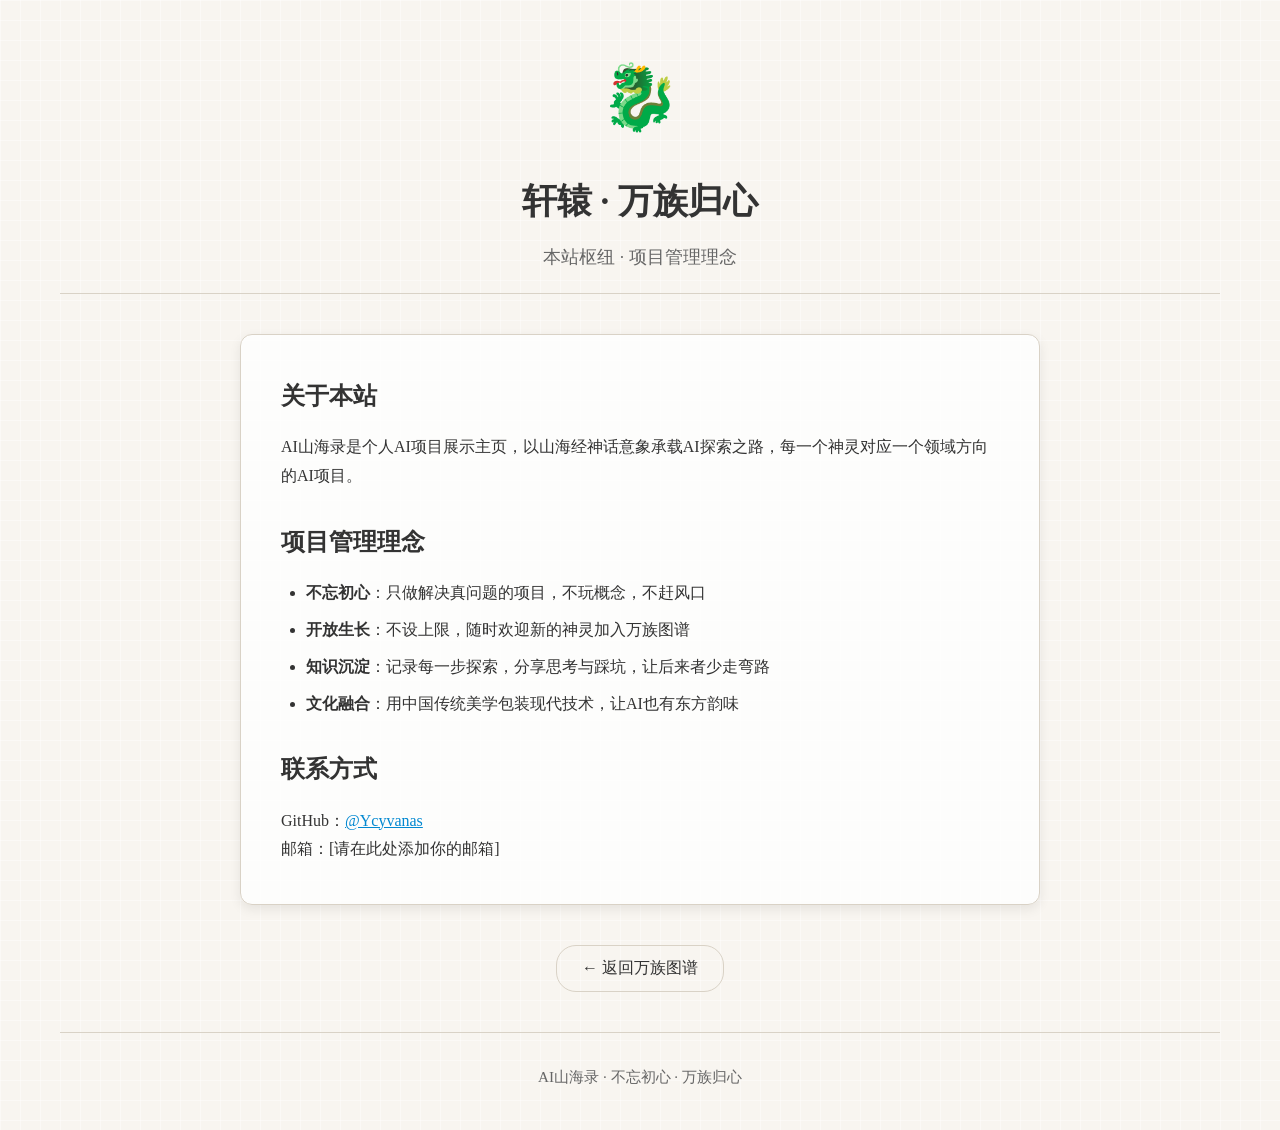
<file: gods/xuanyuan.html>
<!DOCTYPE html>
<html lang="zh-CN">
<head>
    <meta charset="UTF-8">
    <meta name="viewport" content="width=device-width, initial-scale=1.0">
    <title>轩辕 · 万族归心 - AI山海录</title>
    <link rel="stylesheet" href="../styles/main.css">
</head>
<body>
    <div class="container">
        <header class="god-header">
            <div class="god-icon">🐉</div>
            <h1>轩辕 · 万族归心</h1>
            <p class="tag">本站枢纽 · 项目管理理念</p>
        </header>

        <section class="god-content">
            <h2>关于本站</h2>
            <p>AI山海录是个人AI项目展示主页，以山海经神话意象承载AI探索之路，每一个神灵对应一个领域方向的AI项目。</p>

            <h2>项目管理理念</h2>
            <ul>
                <li><strong>不忘初心</strong>：只做解决真问题的项目，不玩概念，不赶风口</li>
                <li><strong>开放生长</strong>：不设上限，随时欢迎新的神灵加入万族图谱</li>
                <li><strong>知识沉淀</strong>：记录每一步探索，分享思考与踩坑，让后来者少走弯路</li>
                <li><strong>文化融合</strong>：用中国传统美学包装现代技术，让AI也有东方韵味</li>
            </ul>

            <h2>联系方式</h2>
            <p>GitHub：<a href="https://github.com/Ycyvanas" target="_blank">@Ycyvanas</a></p>
            <p>邮箱：[请在此处添加你的邮箱]</p>
        </section>

        <nav class="back-nav">
            <a href="../index.html">← 返回万族图谱</a>
        </nav>

        <footer class="footer">
            <p>AI山海录 · 不忘初心 · 万族归心</p>
        </footer>
    </div>
</body>
</html>
</file>
<file: styles/main.css>
/* AI山海录 - 国风科技风样式 */
* {
    margin: 0;
    padding: 0;
    box-sizing: border-box;
}

:root {
    /* 淡色系国风配色 */
    --bg-color: #f8f5f0;
    --text-color: #333333;
    --secondary-text: #666666;
    --border-color: #d9d2c6;
    --card-bg: rgba(255, 255, 255, 0.8);
    --shadow: 0 4px 12px rgba(0, 0, 0, 0.08);

    /* 五行配色 */
    --fire: #e64a19;
    --fire-light: #ffebee;
    --wood: #2e7d32;
    --wood-light: #e8f5e9;
    --water: #0288d1;
    --water-light: #e1f5fe;
    --metal: #757575;
    --metal-light: #f5f5f5;
    --earth: #8d6e63;
    --earth-light: #efebe9;
    --center: #ba68c8;
    --center-light: #f3e5f5;
    --sky: #7c6ff7;
    --sky-light: #f3f0ff;
}

body {
    font-family: "Noto Serif SC", "Source Han Serif SC", serif;
    background-color: var(--bg-color);
    background-image: 
        linear-gradient(rgba(255,255,255,0.4) 1px, transparent 1px),
        linear-gradient(90deg, rgba(255,255,255,0.4) 1px, transparent 1px);
    background-size: 20px 20px;
    color: var(--text-color);
    line-height: 1.8;
    min-height: 100vh;
}

.container {
    max-width: 1200px;
    margin: 0 auto;
    padding: 40px 20px;
}

/* 卷首头部 */
.hero {
    text-align: center;
    margin-bottom: 60px;
    padding: 40px 0;
    border-bottom: 1px solid var(--border-color);
}

.title {
    font-size: 3.5rem;
    font-weight: bold;
    letter-spacing: 0.5rem;
    margin-bottom: 10px;
    background: linear-gradient(45deg, var(--fire), var(--wood), var(--water));
    -webkit-background-clip: text;
    -webkit-text-fill-color: transparent;
    background-clip: text;
}

.subtitle {
    font-size: 1.5rem;
    color: var(--secondary-text);
    margin-bottom: 30px;
    letter-spacing: 0.2rem;
}

.intro {
    max-width: 800px;
    margin: 0 auto;
    font-size: 1.1rem;
    color: var(--secondary-text);
}

.intro p {
    margin-bottom: 1em;
}

/* 女娲·天部 */
.god-card.sky {
    box-shadow: inset 0 3px 0 0 var(--sky);
    color: var(--heading-color);
}
.god-card.sky .tag {
    background: var(--sky-light);
    color: var(--sky);
}

/* 金部 */
.god-card.metal {
    box-shadow: inset 0 3px 0 0 var(--metal);
    color: var(--heading-color);
}
.god-card.metal .tag {
    background: var(--metal-light);
    color: var(--metal);
}

/* 木部 */
.god-card.wood {
    box-shadow: inset 0 3px 0 0 var(--wood);
    color: var(--heading-color);
}
.god-card.wood .tag {
    background: var(--wood-light);
    color: var(--wood);
}

/* 水部 */
.god-card.water {
    box-shadow: inset 0 3px 0 0 var(--water);
    color: var(--heading-color);
}
.god-card.water .tag {
    background: var(--water-light);
    color: var(--water);
}

/* 火部 */
.god-card.fire {
    box-shadow: inset 0 3px 0 0 var(--fire);
    color: var(--heading-color);
}
.god-card.fire .tag {
    background: var(--fire-light);
    color: var(--fire);
}

/* 土部 */
.god-card.earth {
    box-shadow: inset 0 3px 0 0 var(--earth);
    color: var(--heading-color);
}
.god-card.earth .tag {
    background: var(--earth-light);
    color: var(--earth);
}
    margin-bottom: 15px;
}

.intro strong {
    color: var(--text-color);
}

.open-note {
    font-style: italic;
    margin-top: 20px;
    color: var(--secondary-text);
}

/* 万族图谱 */
.gods-map {
    margin-bottom: 60px;
}

.gods-map h2 {
    text-align: center;
    font-size: 2rem;
    margin-bottom: 40px;
    letter-spacing: 0.2rem;
}

.gods-grid {
    display: grid;
    grid-template-columns: repeat(4, 1fr);
    gap: 25px;
    margin-bottom: 20px;
}
@media (max-width: 1024px) {
    .gods-grid {
        grid-template-columns: repeat(3, 1fr);
    }
}
@media (max-width: 768px) {
    .gods-grid {
        grid-template-columns: repeat(2, 1fr);
    }
}
@media (max-width: 480px) {
    .gods-grid {
        grid-template-columns: 1fr;
    }
}

.god-card {
    background: var(--card-bg);
    border: 1px solid var(--border-color);
    border-radius: 12px;
    padding: 30px 20px;
    text-align: center;
    box-shadow: var(--shadow);
    transition: all 0.3s ease;
    aspect-ratio: 1 / 1.1;
    display: flex;
    flex-direction: column;
    justify-content: space-between;
}

.god-card:hover {
    transform: translateY(-5px);
    box-shadow: 0 8px 20px rgba(0, 0, 0, 0.12);
}

.god-card.empty {
    opacity: 0.6;
    border-style: dashed;
}

.god-icon {
    font-size: 3rem;
    margin-bottom: 10px;
    flex-shrink: 0;
}

.god-card h3 {
    font-size: 1.3rem;
    margin-bottom: 8px;
    flex-shrink: 0;
}

.god-card .tag {
    display: inline-block;
    padding: 2px 12px;
    border-radius: 12px;
    font-size: 0.85rem;
    margin-bottom: 10px;
    flex-shrink: 0;
}

.god-card .desc {
    color: var(--secondary-text);
    font-size: 0.95rem;
    margin-bottom: 15px;
    flex-grow: 1;
    display: flex;
    align-items: center;
    justify-content: center;
}

.enter-btn {
    display: inline-block;
    padding: 6px 20px;
    border: 1px solid currentColor;
    border-radius: 20px;
    text-decoration: none;
    color: inherit;
    font-size: 0.9rem;
    transition: all 0.3s ease;
}

.enter-btn:hover {
    background: currentColor;
    color: white;
}

/* 五行配色 */
.god-card.fire {
    border-color: var(--fire);
    color: var(--fire);
    background-color: var(--fire-light);
}
.god-card.wood {
    border-color: var(--wood);
    color: var(--wood);
    background-color: var(--wood-light);
}
.god-card.water {
    border-color: var(--water);
    color: var(--water);
    background-color: var(--water-light);
}
.god-card.metal {
    border-color: var(--metal);
    color: var(--metal);
    background-color: var(--metal-light);
}
.god-card.earth {
    border-color: var(--earth);
    color: var(--earth);
    background-color: var(--earth-light);
}
.god-card.center {
    border-color: var(--center);
    color: var(--center);
    background-color: var(--center-light);
}
.god-card.sky {
    border-color: var(--sky);
    color: var(--sky);
    background-color: var(--sky-light);
}

.map-footer {
    text-align: center;
    color: var(--secondary-text);
    font-style: italic;
    margin-top: 20px;
}

/* 山海理念 */
.philosophy {
    margin-bottom: 60px;
    padding: 40px;
    background: var(--card-bg);
    border: 1px solid var(--border-color);
    border-radius: 12px;
    box-shadow: var(--shadow);
}

.philosophy h2 {
    text-align: center;
    font-size: 1.8rem;
    margin-bottom: 25px;
    letter-spacing: 0.1rem;
}

.philosophy ul {
    max-width: 600px;
    margin: 0 auto;
    list-style: none;
}

.philosophy li {
    margin-bottom: 15px;
    padding-left: 20px;
    position: relative;
    font-size: 1.05rem;
}

.philosophy li::before {
    content: "•";
    position: absolute;
    left: 0;
    color: var(--center);
    font-weight: bold;
}

/* 导航 */
.main-nav {
    display: flex;
    flex-wrap: wrap;
    justify-content: center;
    gap: 20px;
    margin-bottom: 60px;
}

.nav-item {
    padding: 10px 25px;
    background: var(--card-bg);
    border: 1px solid var(--border-color);
    border-radius: 25px;
    text-decoration: none;
    color: var(--text-color);
    transition: all 0.3s ease;
}

.nav-item:hover {
    border-color: var(--center);
    background: var(--center-light);
    color: var(--center);
}

/* 页脚 */
.footer {
    text-align: center;
    padding-top: 30px;
    border-top: 1px solid var(--border-color);
    color: var(--secondary-text);
    font-size: 0.95rem;
}

/* 子页面通用样式 */
.god-header {
    text-align: center;
    margin-bottom: 40px;
    padding-bottom: 20px;
    border-bottom: 1px solid var(--border-color);
}
.god-header .god-icon {
    font-size: 4rem;
    margin-bottom: 15px;
}
.god-header h1 {
    font-size: 2.2rem;
    margin-bottom: 8px;
}
.god-header .tag {
    color: var(--secondary-text);
    font-size: 1.1rem;
}
.god-content {
    max-width: 800px;
    margin: 0 auto 40px;
    background: var(--card-bg);
    padding: 40px;
    border-radius: 12px;
    border: 1px solid var(--border-color);
    box-shadow: var(--shadow);
}
.god-content h2 {
    font-size: 1.5rem;
    margin: 30px 0 15px;
}
.god-content h2:first-child {
    margin-top: 0;
}
.god-content ul, .god-content ol {
    padding-left: 25px;
    margin-bottom: 15px;
}
.god-content li {
    margin-bottom: 8px;
}
.back-nav {
    text-align: center;
    margin-bottom: 40px;
}
.back-nav a {
    display: inline-block;
    padding: 8px 25px;
    border: 1px solid var(--border-color);
    border-radius: 20px;
    text-decoration: none;
    color: var(--text-color);
    transition: all 0.3s ease;
}
.back-nav a:hover {
    border-color: var(--center);
    background: var(--center-light);
    color: var(--center);
}
blockquote {
    border-left: 4px solid var(--border-color);
    padding-left: 20px;
    font-style: italic;
    color: var(--secondary-text);
    margin: 20px 0;
}
.god-content a {
    color: var(--water);
}

/* 文档卡片网格 */
.doc-links {
    margin: 25px 0 30px;
}
.doc-links h2 {
    margin-bottom: 20px !important;
}
.doc-grid {
    display: grid;
    grid-template-columns: repeat(2, 1fr);
    gap: 15px;
}
@media (max-width: 600px) {
    .doc-grid {
        grid-template-columns: 1fr;
    }
}
.doc-card {
    display: flex;
    flex-wrap: wrap;
    align-items: center;
    gap: 10px;
    padding: 16px;
    background: var(--card-bg);
    border: 1px solid var(--border-color);
    border-radius: 10px;
    text-decoration: none;
    color: var(--text-color);
    transition: all 0.3s ease;
}
.doc-card:hover {
    border-color: var(--wood);
    background: var(--wood-light);
    transform: translateY(-2px);
    box-shadow: 0 4px 12px rgba(0, 0, 0, 0.1);
}
.doc-icon {
    font-size: 1.6rem;
    flex-shrink: 0;
}
.doc-title {
    font-weight: bold;
    font-size: 1.05rem;
    color: var(--wood);
    width: 100%;
}
.doc-desc {
    font-size: 0.85rem;
    color: var(--secondary-text);
    width: 100%;
}

/* 规格速查表格 */
.spec-table {
    width: 100%;
    border-collapse: collapse;
    margin: 10px 0 20px;
    font-size: 0.95rem;
}
.spec-table th {
    background: var(--wood-light);
    padding: 10px 14px;
    text-align: left;
    border-bottom: 2px solid var(--wood);
    color: var(--wood);
    font-weight: bold;
}
.spec-table td {
    padding: 8px 14px;
    border-bottom: 1px solid var(--border-color);
}
.spec-table tr:hover td {
    background: rgba(46, 125, 50, 0.04);
}

/* 学习路线 */
.learning-path {
    background: var(--bh-color, var(--wood-light));
    border: 1px dashed var(--wood);
    border-radius: 10px;
    padding: 16px 20px;
    margin: 15px 0 25px;
    text-align: center;
}
.learning-path h4 {
    margin-bottom: 8px;
    color: var(--wood);
}
.path-diagram {
    font-family: "Noto Serif SC", monospace;
    font-size: 1rem;
    color: var(--wood);
    white-space: pre-wrap;
    word-break: break-all;
    margin: 8px 0;
    background: transparent;
    border: none;
    padding: 0;
    line-height: 1.8;
}
.path-note {
    font-size: 0.85rem;
    color: var(--secondary-text);
    font-style: italic;
}

/* 发展路线 */
.roadmap h3 {
    font-size: 1rem;
    margin-top: 1.2em;
    margin-bottom: 0.4em;
    color: var(--heading-color);
}
.roadmap .roadmap-status {
    font-size: 0.75rem;
    color: var(--secondary-text);
    font-weight: normal;
    margin-left: 0.5em;
}
.roadmap ul {
    margin-top: 0;
    margin-bottom: 0.6em;
}

/* 更新标记 */
.update-note {
    text-align: right;
    font-size: 0.8rem;
    color: var(--secondary-text);
    margin-top: 30px;
    border-top: 1px solid var(--border-color);
    padding-top: 15px;
}

/* 响应式 */
@media (max-width: 768px) {
    .title {
        font-size: 2.5rem;
        letter-spacing: 0.2rem;
    }
    .subtitle {
        font-size: 1.2rem;
    }
    .intro {
        font-size: 1rem;
    }
    .hero {
        padding: 20px 0 40px;
        margin-bottom: 40px;
    }
    .container {
        padding: 20px 15px;
    }
    .philosophy {
        padding: 25px 20px;
        margin-bottom: 40px;
    }
    .philosophy h2 {
        font-size: 1.5rem;
    }
    .gods-map h2 {
        font-size: 1.6rem;
    }
    .god-content {
        padding: 25px 20px;
    }
    .god-icon {
        font-size: 2.5rem;
    }
    .god-card h3 {
        font-size: 1.15rem;
    }
    .god-card {
        padding: 25px 15px;
    }
    .main-nav {
        gap: 15px;
        margin-bottom: 40px;
    }
    .nav-item {
        padding: 8px 20px;
        font-size: 0.95rem;
    }
}
@media (max-width: 480px) {
    .title {
        font-size: 2rem;
        letter-spacing: 0.1rem;
    }
    .subtitle {
        font-size: 1rem;
        margin-bottom: 20px;
    }
    .intro {
        font-size: 0.95rem;
    }
    .hero {
        padding: 10px 0 30px;
        margin-bottom: 30px;
    }
    .gods-map h2 {
        font-size: 1.4rem;
        margin-bottom: 25px;
    }
    .philosophy {
        padding: 20px 15px;
        margin-bottom: 30px;
    }
    .philosophy h2 {
        font-size: 1.3rem;
        margin-bottom: 20px;
    }
    .philosophy li {
        font-size: 0.95rem;
    }
    .god-icon {
        font-size: 3rem;
    }
    .god-card h3 {
        font-size: 1.3rem;
    }
    .god-card {
        padding: 30px 20px;
        aspect-ratio: 2 / 1;
    }
    .main-nav {
        flex-direction: column;
        gap: 10px;
    }
    .nav-item {
        text-align: center;
    }
    .god-header h1 {
        font-size: 1.8rem;
    }
    .god-header .god-icon {
        font-size: 3.5rem;
    }
}
</file>
